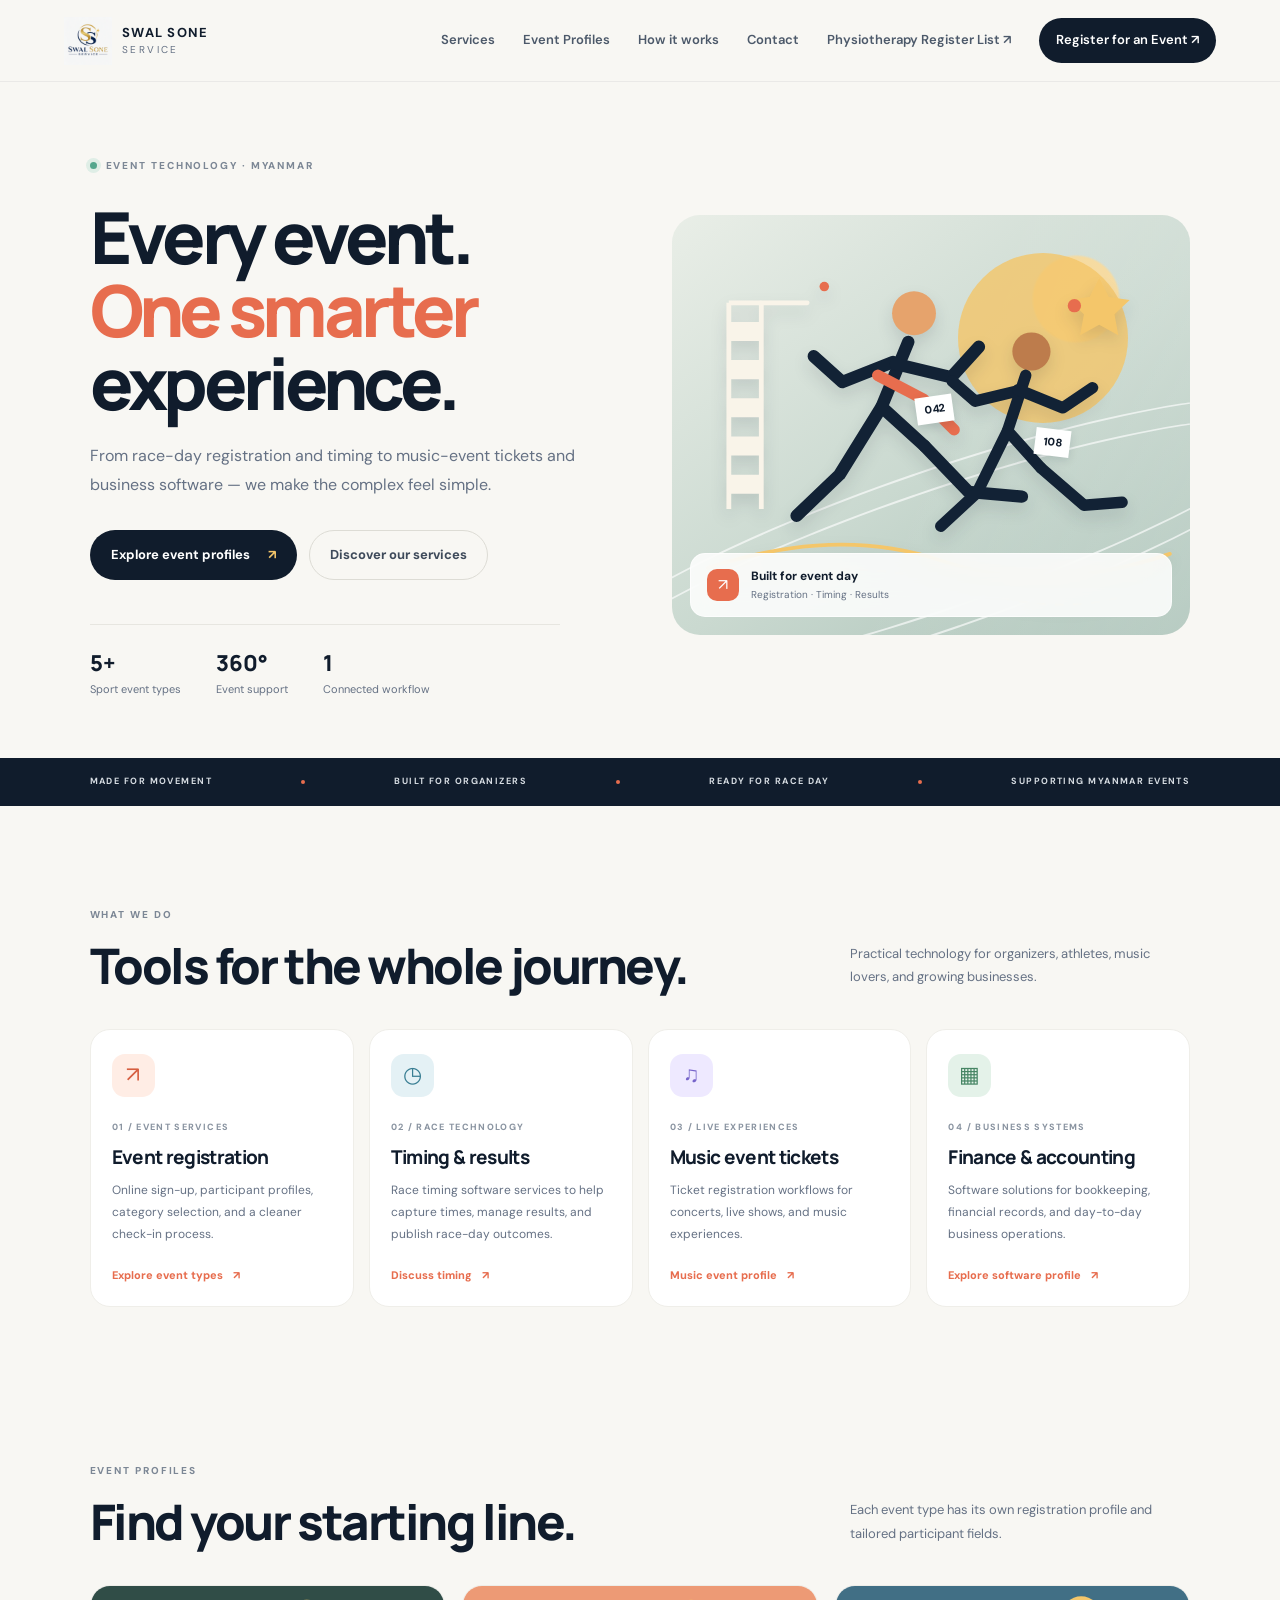
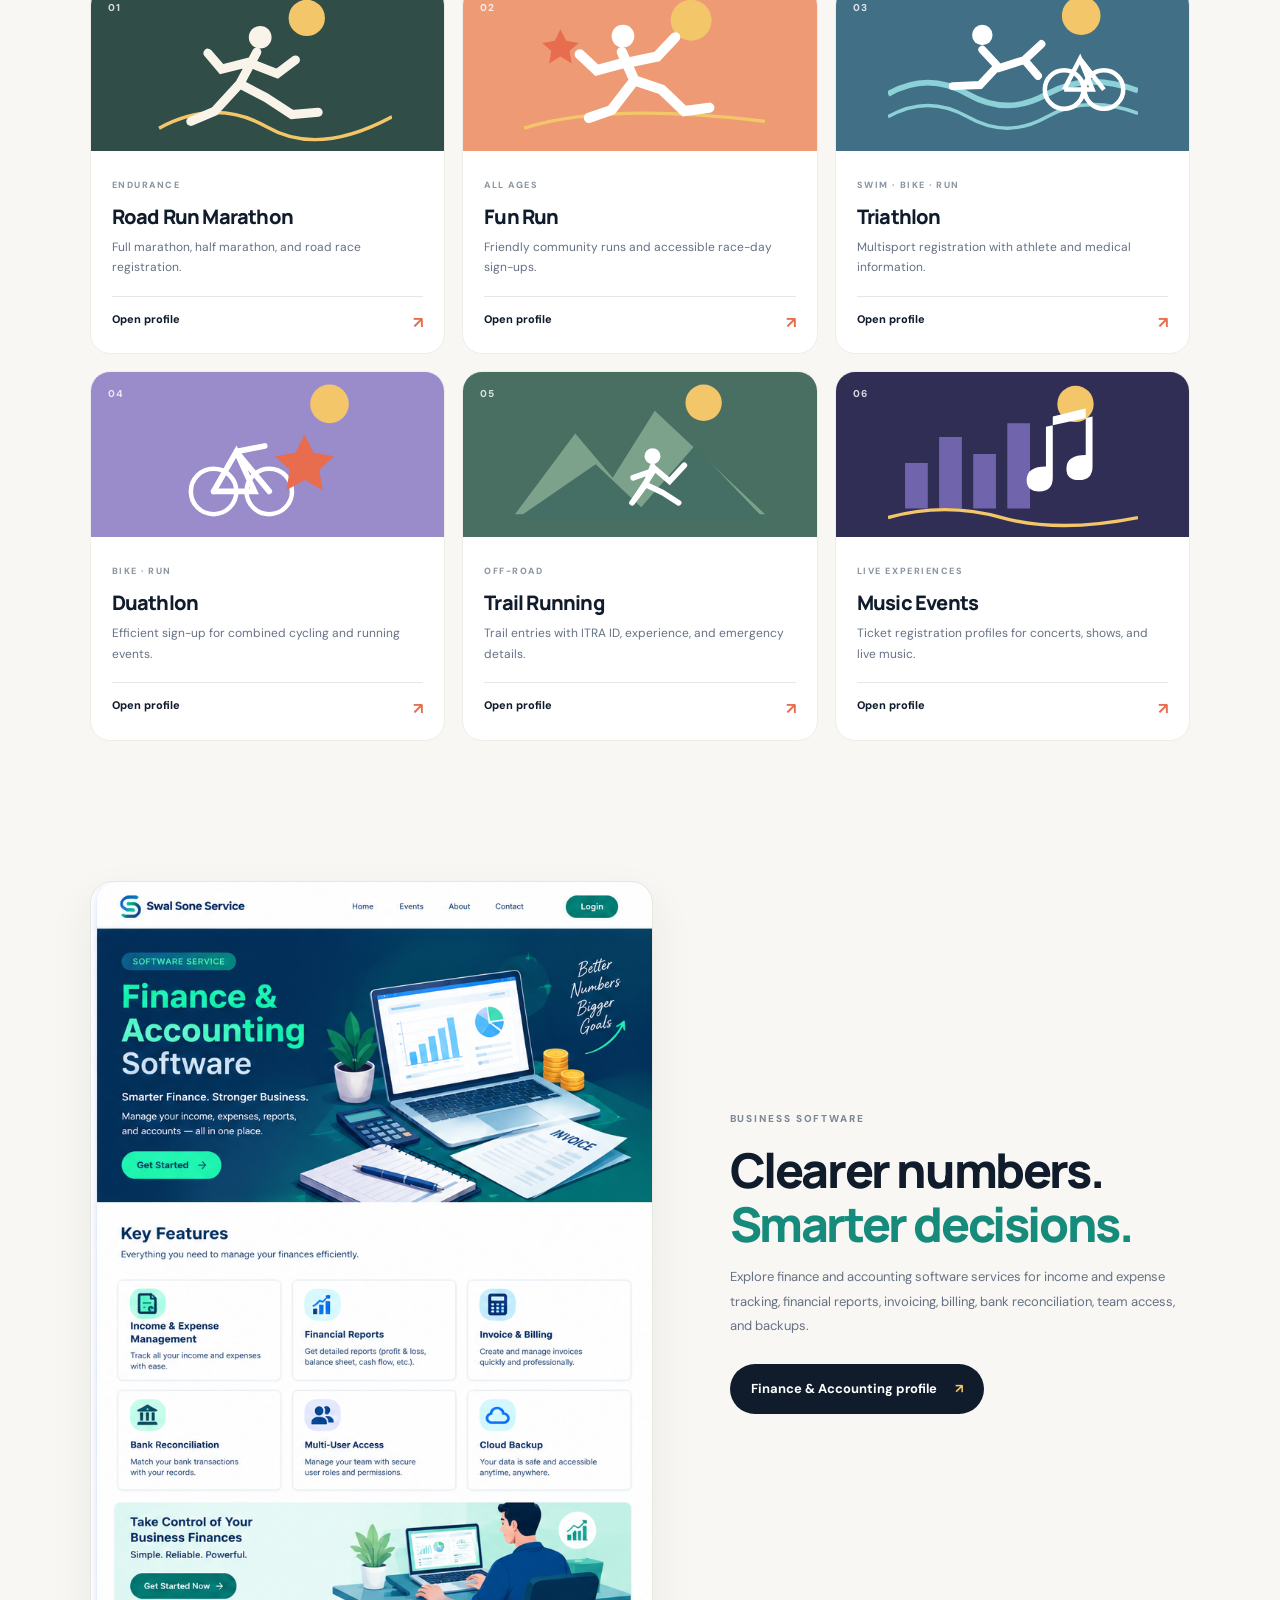
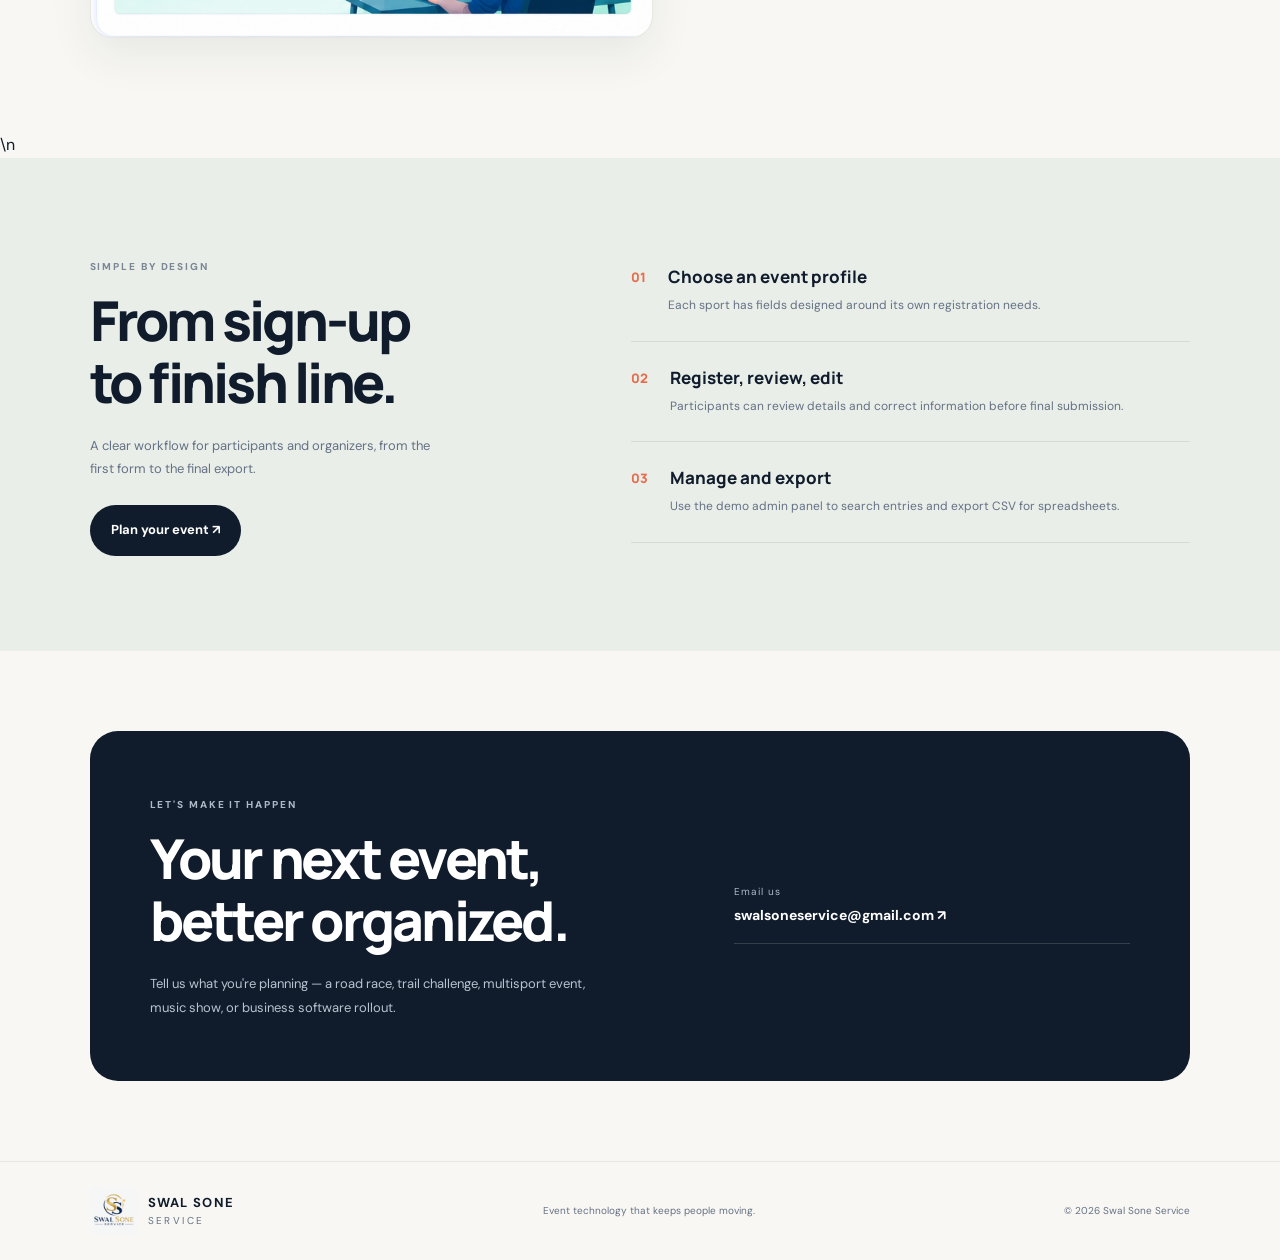
<file: index.html>
<!doctype html>
<html lang="en">
<head>
  <meta charset="utf-8">
  <meta name="viewport" content="width=device-width, initial-scale=1">
  <meta name="theme-color" content="#101c2c">
  <title>Swal Sone Service | Events, Timing & Business Software</title>
  <meta name="description" content="Event registration, race timing software services, music event ticketing, and finance & accounting software in Myanmar.">
  <link rel="stylesheet" href="styles.css">
</head>
<body>
<header class="site-header">
  <a class="brand" href="index.html" aria-label="Swal Sone Service home"><img class="site-logo" src="assets/swal-sone-logo.png" alt="Swal Sone Service Logo"><span><b>SWAL SONE</b><small>SERVICE</small></span></a>
  <button class="menu-toggle" id="menuToggle" aria-label="Open navigation">☰</button>
  <nav id="mainNav">
    <a href="#services">Services</a><a href="#events">Event Profiles</a><a href="#how">How it works</a><a href="#contact">Contact</a><a href="https://swalsoneservice-bit.github.io/Physiotherapy-Register-List/" target="_blank" rel="noopener noreferrer">Physiotherapy Register List ↗</a>
    <a class="nav-cta" href="#events">Register for an Event ↗</a>
  </nav>
</header>
<main>
<section class="hero">
  <div class="hero-copy">
    <div class="eyebrow"><span class="live-dot"></span> EVENT TECHNOLOGY · MYANMAR</div>
    <h1>Every event.<br><em>One smarter</em> experience.</h1>
    <p class="hero-lede">From race-day registration and timing to music-event tickets and business software — we make the complex feel simple.</p>
    <div class="hero-actions"><a class="btn btn-primary" href="#events">Explore event profiles <span>↗</span></a><a class="btn btn-quiet" href="#services">Discover our services</a></div>
    <div class="hero-stats"><div><b>5+</b><span>Sport event types</span></div><div><b>360°</b><span>Event support</span></div><div><b>1</b><span>Connected workflow</span></div></div>
  </div>
  <div class="hero-art" aria-label="Illustration of runners crossing a finish line">
    <div class="sun"></div><div class="track track-one"></div><div class="track track-two"></div>
    <div class="bib bib-one">042</div><div class="bib bib-two">108</div>
    <svg viewBox="0 0 540 440" role="img" aria-label="Stylized runners at a race finish" class="runner-art">
      <path d="M36 370 Q170 325 280 362 T520 355" fill="none" stroke="#f4c66a" stroke-width="4" stroke-linecap="round"/>
      <path d="M45 394 Q170 350 300 390 T510 382" fill="none" stroke="#f4c66a" stroke-width="2" stroke-dasharray="9 10"/>
      <g stroke="#122235" stroke-width="13" stroke-linecap="round" stroke-linejoin="round" fill="none">
        <circle cx="252" cy="103" r="23" fill="#e6a36c" stroke="none"/>
        <path d="M246 133 L218 201 L263 242"/>
        <path d="M230 154 L177 175 L147 148"/>
        <path d="M233 156 L291 170 L320 138"/>
        <path d="M218 201 L174 272 L129 315"/>
        <path d="M263 242 L309 290 L365 295"/>
      </g>
      <g stroke="#e76d4e" stroke-width="12" stroke-linecap="round" stroke-linejoin="round" fill="none">
        <path d="M214 168 L262 193 L294 225"/>
      </g>
      <g stroke="#122235" stroke-width="12" stroke-linecap="round" stroke-linejoin="round" fill="none">
        <circle cx="375" cy="143" r="20" fill="#bd7c4c" stroke="none"/>
        <path d="M369 168 L350 226 L385 265"/>
        <path d="M362 184 L316 195 L292 174"/>
        <path d="M361 183 L408 202 L439 181"/>
        <path d="M350 226 L318 291 L280 326"/>
        <path d="M385 265 L430 304 L470 301"/>
      </g>
      <path d="M58 92 L58 308 M92 92 L92 308 M58 92 L92 92" stroke="#f9f4e9" stroke-width="5" fill="none"/>
      <path d="M58 112 H92 V132 H58 Z M58 152 H92 V172 H58 Z M58 192 H92 V212 H58 Z M58 232 H92 V252 H58 Z M58 272 H92 V292 H58 Z" fill="#f9f4e9"/>
      <path d="M92 92 H140" stroke="#f9f4e9" stroke-width="5" stroke-linecap="round"/>
      <path d="M446 66 l10 20 22 3 -16 15 4 22 -20 -11 -20 11 4 -22 -16 -15 22 -3z" fill="#f4c66a"/>
      <circle cx="158" cy="75" r="5" fill="#e76d4e"/><circle cx="420" cy="95" r="7" fill="#e76d4e"/>
    </svg>
    <div class="art-label"><span class="label-icon">↗</span><span><b>Built for event day</b><small>Registration · Timing · Results</small></span></div>
  </div>
</section>
<section class="trust-strip"><span>MADE FOR MOVEMENT</span><i></i><span>BUILT FOR ORGANIZERS</span><i></i><span>READY FOR RACE DAY</span><i></i><span>SUPPORTING MYANMAR EVENTS</span></section>
<section class="section services-section" id="services">
  <div class="section-heading"><div><span class="eyebrow">WHAT WE DO</span><h2>Tools for the whole journey.</h2></div><p>Practical technology for organizers, athletes, music lovers, and growing businesses.</p></div>
  <div class="service-grid">
    <article class="service-card"><div class="service-icon orange">↗</div><span class="card-kicker">01 / EVENT SERVICES</span><h3>Event registration</h3><p>Online sign-up, participant profiles, category selection, and a cleaner check-in process.</p><a href="#events">Explore event types <span>↗</span></a></article>
    <article class="service-card"><div class="service-icon blue">◷</div><span class="card-kicker">02 / RACE TECHNOLOGY</span><h3>Timing & results</h3><p>Race timing software services to help capture times, manage results, and publish race-day outcomes.</p><a href="#contact">Discuss timing <span>↗</span></a></article>
    <article class="service-card"><div class="service-icon purple">♫</div><span class="card-kicker">03 / LIVE EXPERIENCES</span><h3>Music event tickets</h3><p>Ticket registration workflows for concerts, live shows, and music experiences.</p><a href="music.html">Music event profile <span>↗</span></a></article>
    <article class="service-card"><div class="service-icon green">▦</div><span class="card-kicker">04 / BUSINESS SYSTEMS</span><h3>Finance & accounting</h3><p>Software solutions for bookkeeping, financial records, and day-to-day business operations.</p><a href="finance-accounting.html">Explore software profile <span>↗</span></a></article>
  </div>
</section>
<section class="section events-section" id="events">
  <div class="section-heading"><div><span class="eyebrow">EVENT PROFILES</span><h2>Find your starting line.</h2></div><p>Each event type has its own registration profile and tailored participant fields.</p></div>
  <div class="event-grid">
    <a class="event-card marathon" href="marathon.html"><div class="event-art art-runner"><span class="art-number">01</span><svg viewBox="0 0 220 145" aria-hidden="true"><circle cx="145" cy="28" r="16" fill="#f4c66a"/><path d="M15 125 Q65 98 110 124 T220 115" fill="none" stroke="#f4c66a" stroke-width="3"/><g stroke="#f9f4e9" stroke-width="8" stroke-linecap="round" fill="none"><circle cx="104" cy="45" r="10" fill="#f9f4e9" stroke="none"/><path d="M101 58 L86 86 L109 98 M94 67 L70 73 L58 59 M96 68 L119 77 L135 65 M86 86 L64 110 L43 119 M109 98 L132 113 L155 111"/></g></svg></div><div class="event-info"><span>ENDURANCE</span><h3>Road Run Marathon</h3><p>Full marathon, half marathon, and road race registration.</p><div class="event-link">Open profile <b>↗</b></div></div></a>
    <a class="event-card funrun" href="fun-run.html"><div class="event-art"><span class="art-number">02</span><svg viewBox="0 0 220 145" aria-hidden="true"><circle cx="155" cy="30" r="18" fill="#f4c66a"/><path d="M8 125 Q80 102 220 119" fill="none" stroke="#f4c66a" stroke-width="3"/><g stroke="#fff" stroke-width="9" stroke-linecap="round" fill="none"><circle cx="95" cy="44" r="10" fill="#fff" stroke="none"/><path d="M94 58 L105 83 L129 91 M98 67 L72 74 L57 60 M101 67 L125 62 L141 45 M105 83 L85 109 L65 116 M129 91 L149 110 L171 107"/></g><path d="M40 38 l5 10 11 2 -8 7 2 11 -10 -6 -10 6 2 -11 -8 -7 11 -2z" fill="#e76d4e"/></svg></div><div class="event-info"><span>ALL AGES</span><h3>Fun Run</h3><p>Friendly community runs and accessible race-day sign-ups.</p><div class="event-link">Open profile <b>↗</b></div></div></a>
    <a class="event-card triathlon" href="triathlon.html"><div class="event-art"><span class="art-number">03</span><svg viewBox="0 0 220 145" aria-hidden="true"><circle cx="170" cy="26" r="17" fill="#f4c66a"/><path d="M0 95 Q35 75 70 95 T140 95 T220 92" fill="none" stroke="#8bd1d7" stroke-width="5"/><path d="M0 115 Q35 95 70 115 T140 115 T220 112" fill="none" stroke="#8bd1d7" stroke-width="3"/><g stroke="#fff" stroke-width="7" stroke-linecap="round" fill="none"><circle cx="83" cy="43" r="9" fill="#fff" stroke="none"/><path d="M83 56 L98 72 L120 65 L132 79 M96 71 L81 87 L57 88 M120 65 L135 51"/></g><circle cx="155" cy="91" r="17" stroke="#fff" stroke-width="4" fill="none"/><circle cx="190" cy="91" r="17" stroke="#fff" stroke-width="4" fill="none"/><path d="M155 91 L169 64 L180 91 L155 91 M169 64 L190 91" stroke="#fff" stroke-width="4" fill="none"/></svg></div><div class="event-info"><span>SWIM · BIKE · RUN</span><h3>Triathlon</h3><p>Multisport registration with athlete and medical information.</p><div class="event-link">Open profile <b>↗</b></div></div></a>
    <a class="event-card duathlon" href="duathlon.html"><div class="event-art"><span class="art-number">04</span><svg viewBox="0 0 220 145" aria-hidden="true"><circle cx="165" cy="28" r="17" fill="#f4c66a"/><circle cx="63" cy="105" r="20" stroke="#fff" stroke-width="4" fill="none"/><circle cx="112" cy="105" r="20" stroke="#fff" stroke-width="4" fill="none"/><path d="M63 105 L83 70 L99 105 L63 105 M83 70 L112 105 M83 70 L108 65" stroke="#fff" stroke-width="5" fill="none" stroke-linecap="round"/><path d="M143 55 l8 16 18 3 -13 12 3 18 -16 -9 -16 9 3 -18 -13 -12 18 -3z" fill="#e76d4e"/></svg></div><div class="event-info"><span>BIKE · RUN</span><h3>Duathlon</h3><p>Efficient sign-up for combined cycling and running events.</p><div class="event-link">Open profile <b>↗</b></div></div></a>
    <a class="event-card trail" href="trail-run.html"><div class="event-art"><span class="art-number">05</span><svg viewBox="0 0 220 145" aria-hidden="true"><circle cx="166" cy="27" r="16" fill="#f4c66a"/><path d="M0 125 L53 54 L86 93 L123 34 L220 125Z" fill="#7da28c"/><path d="M0 130 L71 81 L111 119 L158 65 L220 130Z" fill="#456f65"/><path d="M106 111 L123 85 L136 96 L149 82" stroke="#fff" stroke-width="5" fill="none" stroke-linecap="round"/><circle cx="121" cy="74" r="7" fill="#fff"/><path d="M121 83 L115 99 L130 106 M118 88 L104 93 M115 99 L103 115 M130 106 L144 115" stroke="#fff" stroke-width="5" stroke-linecap="round" fill="none"/></svg></div><div class="event-info"><span>OFF-ROAD</span><h3>Trail Running</h3><p>Trail entries with ITRA ID, experience, and emergency details.</p><div class="event-link">Open profile <b>↗</b></div></div></a>
    <a class="event-card music" href="music.html"><div class="event-art"><span class="art-number">06</span><svg viewBox="0 0 220 145" aria-hidden="true"><circle cx="165" cy="28" r="16" fill="#f4c66a"/><path d="M15 120 L15 80 L35 80 L35 120 M45 120 L45 57 L65 57 L65 120 M75 120 L75 72 L95 72 L95 120 M105 120 L105 45 L125 45 L125 120" fill="#9b8be8" opacity=".6"/><path d="M145 39 L145 93 Q145 105 133 105 Q122 105 122 95 Q122 83 139 83 L139 48 L180 39 L180 83 Q180 95 168 95 Q157 95 157 85 Q157 73 174 73 L174 32Z" fill="#fff"/><path d="M0 128 Q50 114 100 128 T220 128" fill="none" stroke="#f4c66a" stroke-width="3"/></svg></div><div class="event-info"><span>LIVE EXPERIENCES</span><h3>Music Events</h3><p>Ticket registration profiles for concerts, shows, and live music.</p><div class="event-link">Open profile <b>↗</b></div></div></a>
  </div>
</section>

<section class="section finance-feature" id="finance-software">
  <div class="finance-feature-image"><img src="assets/finance-accounting.png" alt="Finance and accounting software dashboard concept"></div>
  <div class="finance-feature-copy"><span class="eyebrow">BUSINESS SOFTWARE</span><h2>Clearer numbers.<br><em>Smarter decisions.</em></h2>
  <p>Explore finance and accounting software services for income and expense tracking, financial reports, invoicing, billing, bank reconciliation, team access, and backups.</p>
  <a class="btn btn-primary" href="finance-accounting.html">Finance & Accounting profile <span>↗</span></a></div>
</section>
\n<section class="process-section" id="how"><div class="section process-inner"><div><span class="eyebrow">SIMPLE BY DESIGN</span><h2>From sign-up<br>to finish line.</h2><p class="process-lede">A clear workflow for participants and organizers, from the first form to the final export.</p><a class="btn btn-primary" href="#contact">Plan your event ↗</a></div><div class="steps"><article><span>01</span><div><h3>Choose an event profile</h3><p>Each sport has fields designed around its own registration needs.</p></div></article><article><span>02</span><div><h3>Register, review, edit</h3><p>Participants can review details and correct information before final submission.</p></div></article><article><span>03</span><div><h3>Manage and export</h3><p>Use the demo admin panel to search entries and export CSV for spreadsheets.</p></div></article></div></div></section>
<section class="section contact-section" id="contact"><div class="contact-panel"><div><span class="eyebrow">LET'S MAKE IT HAPPEN</span><h2>Your next event,<br>better organized.</h2><p>Tell us what you're planning — a road race, trail challenge, multisport event, music show, or business software rollout.</p></div><div class="contact-links"><a href="mailto:swalsoneservice@gmail.com"><span>Email us</span><b>swalsoneservice@gmail.com ↗</b></a></div></div></section>
</main>
<footer><a class="brand footer-brand" href="index.html"><img class="site-logo" src="assets/swal-sone-logo.png" alt="Swal Sone Service Logo"><span><b>SWAL SONE</b><small>SERVICE</small></span></a><p>Event technology that keeps people moving.</p><span>© <span id="year"></span> Swal Sone Service</span></footer>
<script src="app.js"></script>
</body>
</html>
</file>
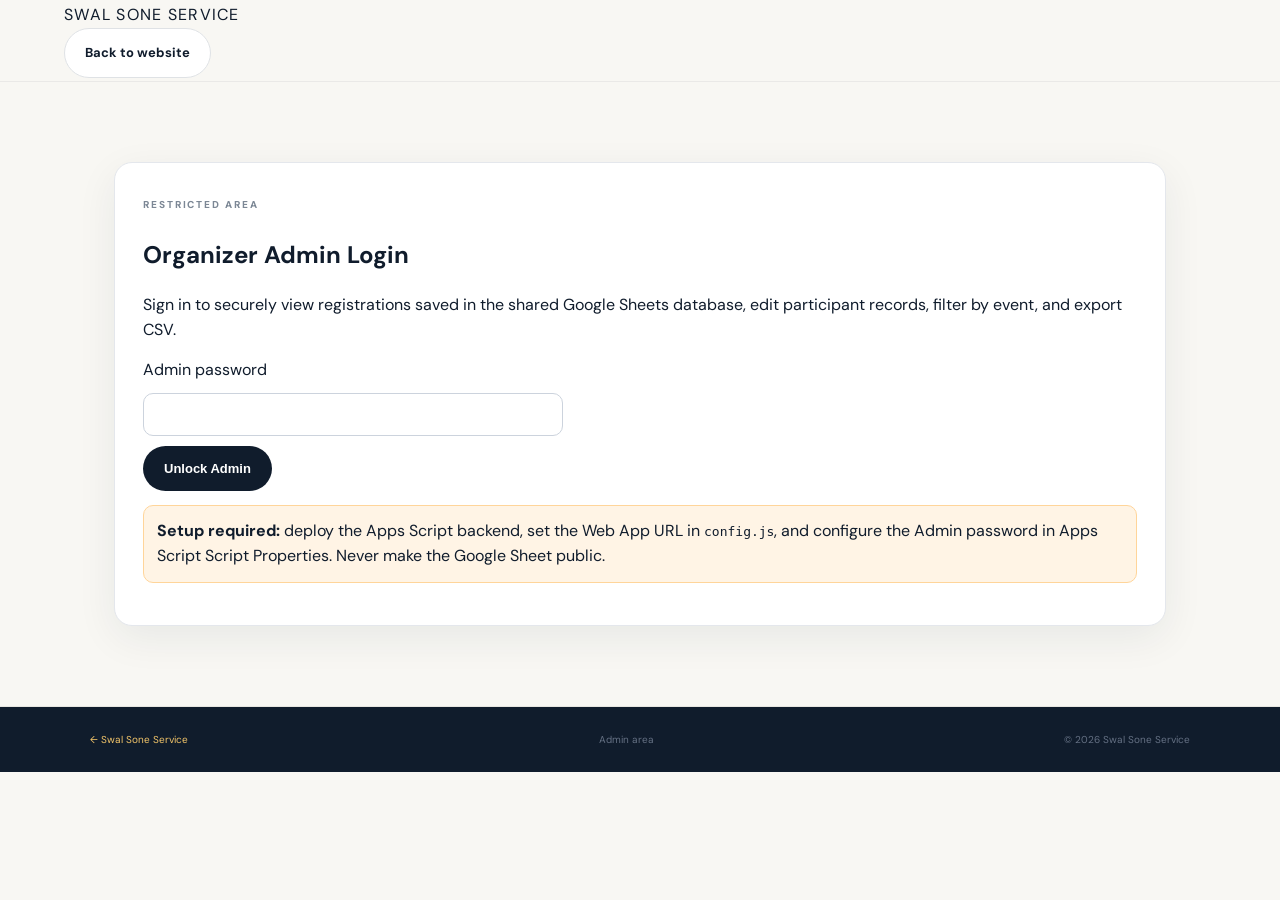
<file: admin.html>
<!doctype html>
<html lang="en"><head><meta charset="utf-8"><meta name="viewport" content="width=device-width,initial-scale=1"><title>Admin Login | Swal Sone Service</title><link rel="stylesheet" href="styles.css"><style>
.admin-wrap{max-width:1100px;margin:56px auto;padding:24px}.admin-card{background:#fff;border:1px solid #e4e7ec;border-radius:18px;padding:28px;box-shadow:0 12px 40px #15243b12}.admin-card input{width:100%;max-width:420px;padding:13px;border:1px solid #ccd3dd;border-radius:10px;margin:10px 0}.admin-table-wrap{overflow:auto;margin-top:22px}.admin-table{width:100%;border-collapse:collapse}.admin-table th,.admin-table td{padding:10px;border-bottom:1px solid #e8ebf0;text-align:left;white-space:nowrap}.edit-grid{display:grid;grid-template-columns:repeat(auto-fit,minmax(220px,1fr));gap:14px;margin:18px 0}.edit-field{display:flex;flex-direction:column;gap:6px}.edit-field input,.edit-field textarea{width:100%;padding:11px;border:1px solid #ccd3dd;border-radius:9px;box-sizing:border-box}.edit-field textarea{min-height:76px}.row-actions{display:flex;gap:8px}.row-actions button{padding:7px 10px;border-radius:8px;cursor:pointer}.warning{background:#fff4e5;border:1px solid #ffd59a;padding:13px;border-radius:10px;margin:14px 0}.stats-grid{display:grid;grid-template-columns:repeat(auto-fit,minmax(180px,1fr));gap:12px;margin:18px 0}.stat-card{border:1px solid #e4e7ec;border-radius:12px;padding:16px;background:#f8fafc}.stat-card strong{display:block;font-size:1.6rem;color:#172b4d}.capacity-grid{display:grid;grid-template-columns:repeat(auto-fit,minmax(230px,1fr));gap:12px}.capacity-item{border:1px solid #e4e7ec;border-radius:12px;padding:14px;min-width:0}.capacity-item input{width:100%;box-sizing:border-box}.breakdown{display:grid;grid-template-columns:repeat(auto-fit,minmax(220px,1fr));gap:8px}.breakdown-item{padding:10px 12px;background:#f8fafc;border-radius:8px;display:flex;justify-content:space-between;gap:12px}.hidden{display:none!important}
@media(max-width:640px){.admin-wrap{margin:20px auto;padding:12px}.admin-card{padding:16px}.admin-table{font-size:12px}.admin-card input{max-width:100%;box-sizing:border-box}.admin-wrap .btn{min-height:42px}.admin-table-wrap{margin-left:-4px;margin-right:-4px}}
</style></head><body><header class="site-header"><div class="container nav-wrap"><a class="brand" href="index.html">SWAL SONE SERVICE</a><a class="btn btn-outline" href="index.html">Back to website</a></div></header>
<main class="admin-wrap"><section class="admin-card" id="loginPanel"><span class="eyebrow">RESTRICTED AREA</span><h1>Organizer Admin Login</h1><p>Sign in to securely view registrations saved in the shared Google Sheets database, edit participant records, filter by event, and export CSV.</p><form id="loginForm"><label for="password">Admin password</label><br><input id="password" type="password" autocomplete="current-password" required><br><button class="btn btn-primary" type="submit">Unlock Admin</button><p id="loginError" role="alert" class="hidden">Incorrect password. Please try again.</p></form><div class="warning"><b>Setup required:</b> deploy the Apps Script backend, set the Web App URL in <code>config.js</code>, and configure the Admin password in Apps Script Script Properties. Never make the Google Sheet public.</div></section>
<section class="admin-card hidden" id="dashboard"><div style="display:flex;gap:12px;align-items:center;justify-content:space-between;flex-wrap:wrap"><div><span class="eyebrow">ORGANIZER REVIEW</span><h1>Registration Records</h1><p id="recordCount">0 registrations</p></div><div><label for="eventFilter">Event</label> <select id="eventFilter" style="padding:10px;border-radius:8px"><option value="all">All events</option></select> <input id="searchRecords" placeholder="Search name, ID, phone…" style="padding:10px;border-radius:8px;width:210px" aria-label="Search registrations"> <button class="btn btn-primary" id="exportCsv" type="button">Export Excel / CSV ↓</button> <button class="btn btn-outline" id="logout" type="button">Lock Admin</button></div></div><section class="stats-grid" aria-label="Registration overview"><div class="stat-card"><span>Total registrations</span><strong id="statTotal">0</strong></div><div class="stat-card"><span>Events with registrations</span><strong id="statEvents">0</strong></div><div class="stat-card"><span>Categories represented</span><strong id="statCategories">0</strong></div></section><section class="admin-card" id="capacityPanel" style="margin-top:18px"><span class="eyebrow">ADMIN EVENT SETTINGS</span><h2>Registration capacity by event</h2><p>Set each event limit independently. Use 0 for unlimited registrations. A warning appears publicly when an event reaches 90% of its limit.</p><div id="capacityGrid" class="capacity-grid"></div><p id="capacityStatus" role="status" aria-live="polite"></p><p id="capacityCount" class="hint"></p></section><section class="admin-card" style="margin-top:18px"><span class="eyebrow">REPORTS</span><h2>Registration breakdown</h2><h3>By event</h3><div id="eventBreakdown" class="breakdown"></div><h3>By event and category</h3><div id="categoryBreakdown" class="breakdown"></div></section><section class="admin-card hidden" id="editorPanel" style="margin-top:20px"><div style="display:flex;justify-content:space-between;gap:12px;align-items:center;flex-wrap:wrap"><div><span class="eyebrow">EDIT REGISTRATION</span><h2 id="editorTitle">Edit participant data</h2><p id="editorSubtitle">Update the fields and save your changes.</p></div></div><form id="editRecordForm"><div class="edit-grid" id="editFields"></div><p id="editStatus" role="status"></p><button class="btn btn-primary" type="submit">Save Changes</button> <button class="btn btn-outline" id="cancelEdit" type="button">Cancel</button></form></section><div class="admin-table-wrap"><table class="admin-table"><thead><tr><th>Event</th><th>Registration ID</th><th>Full name</th><th>Student</th><th>NRC / Passport</th><th>Category / Ticket</th><th>Mobile</th><th>Registered</th><th>Actions</th></tr></thead><tbody id="adminRows"></tbody></table></div><p id="emptyState" class="hidden">No registrations found in this browser.</p><div class="warning">Privacy note: restrict access to the spreadsheet and Apps Script project. Collect only necessary personal data and review local privacy requirements.</div></section></main>
<footer class="site-footer-mini"><a href="index.html">← Swal Sone Service</a><span>Admin area</span><span>© <span id="year"></span> Swal Sone Service</span></footer>
<script src="app.js"></script><script src="config.js"></script><script src="admin.js"></script></body></html>
</file>
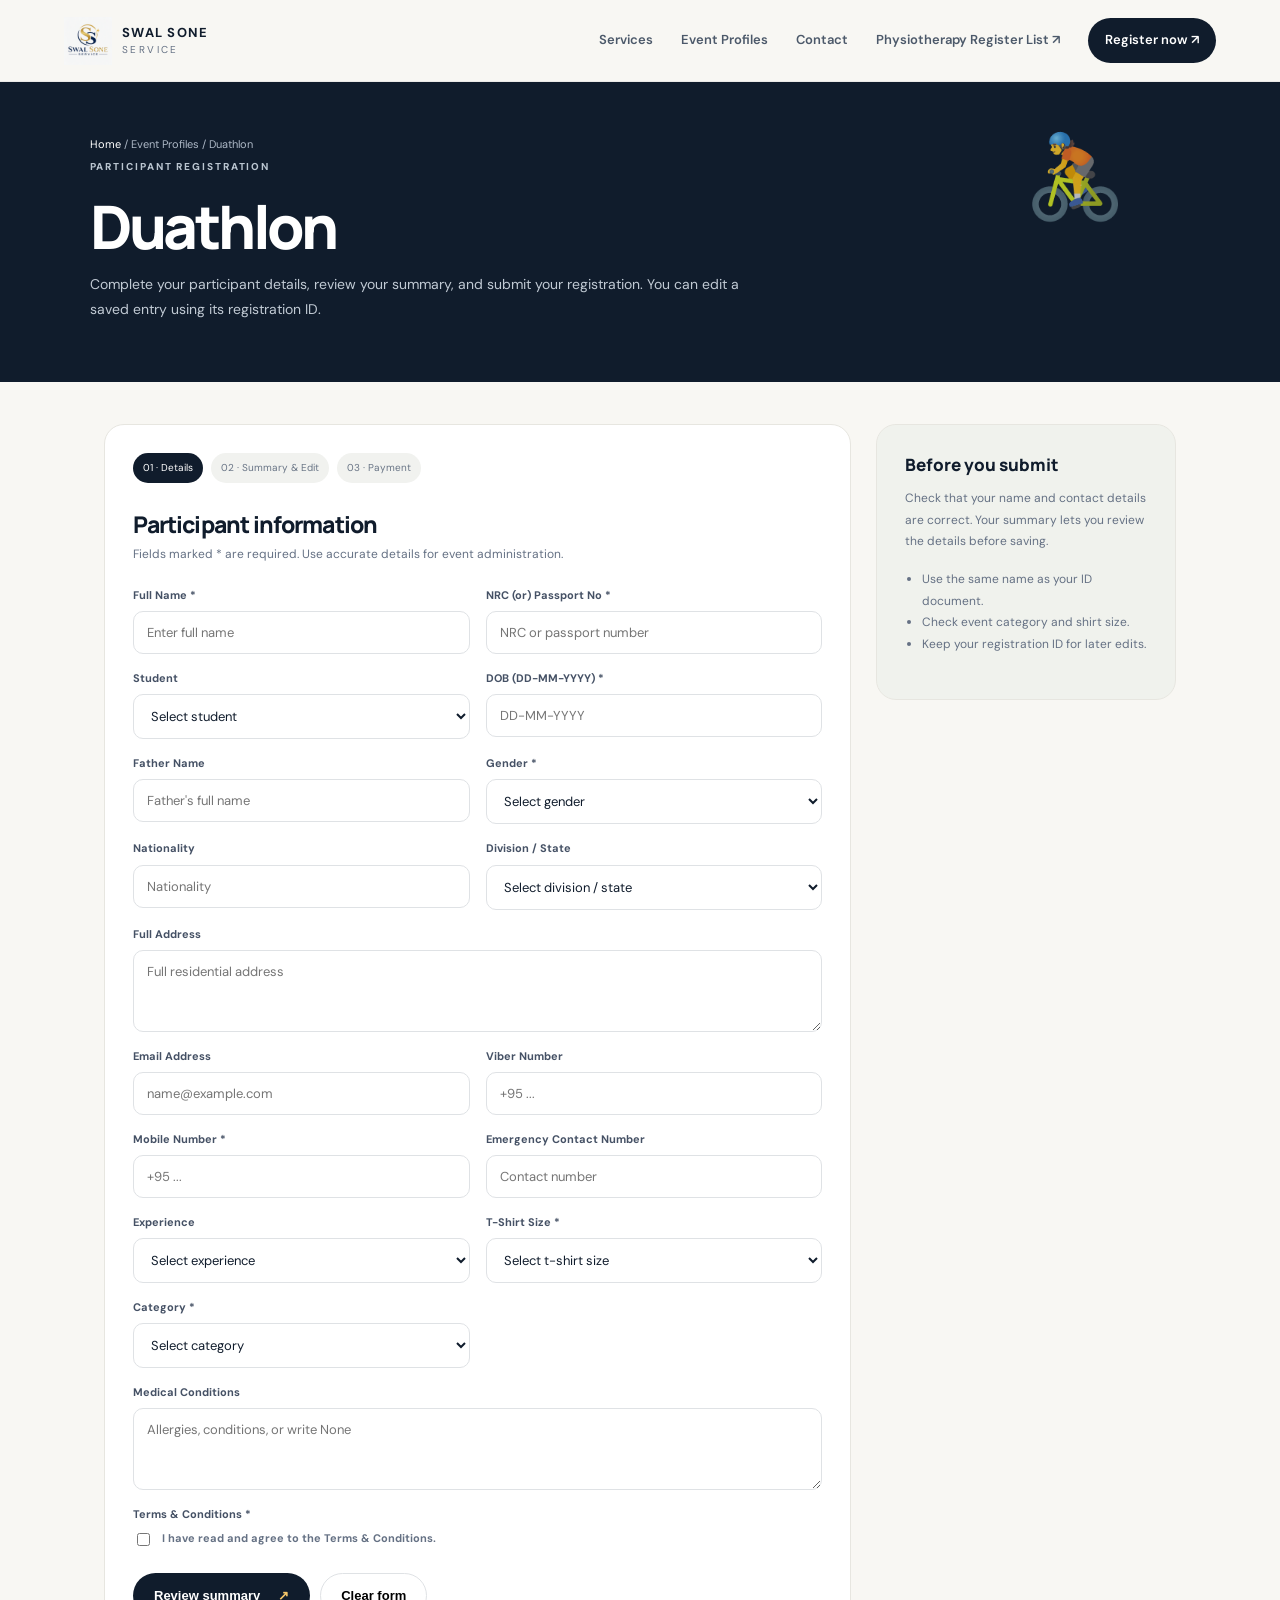
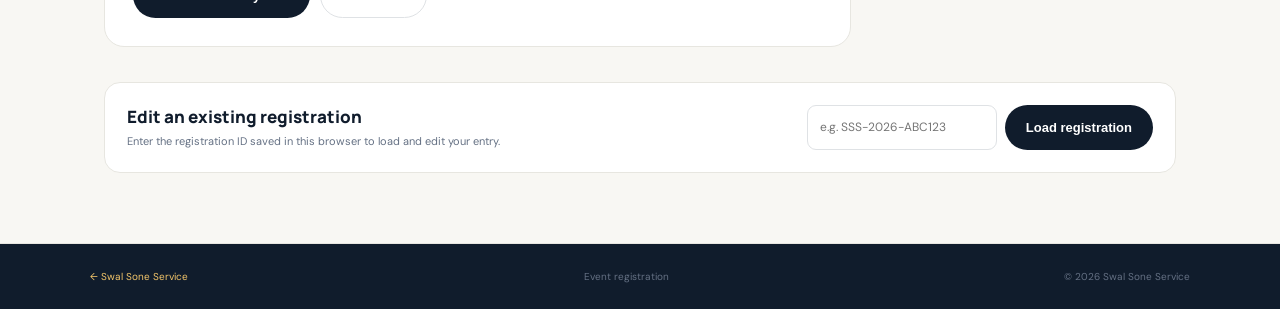
<file: duathlon.html>
<!doctype html>
<html lang="en">
<head><meta charset="utf-8"><meta name="viewport" content="width=device-width, initial-scale=1"><meta name="theme-color" content="#101c2c"><title>Duathlon | Swal Sone Service</title><link rel="stylesheet" href="styles.css"></head>
<body data-event="duathlon" data-event-name="Duathlon">
<header class="site-header"><a class="brand" href="index.html"><img class="site-logo" src="assets/swal-sone-logo.png" alt="Swal Sone Service Logo"><span><b>SWAL SONE</b><small>SERVICE</small></span></a><button class="menu-toggle" id="menuToggle" aria-label="Open navigation">☰</button><nav id="mainNav"><a href="index.html#services">Services</a><a href="index.html#events">Event Profiles</a><a href="index.html#contact">Contact</a><a href="https://swalsoneservice-bit.github.io/Physiotherapy-Register-List/" target="_blank" rel="noopener noreferrer">Physiotherapy Register List ↗</a><a class="nav-cta" href="#formSection">Register now ↗</a></nav></header>
<section class="subpage-hero"><div class="hero-mini-art">🚴</div><div class="crumbs"><a href="index.html">Home</a> / Event Profiles / Duathlon</div><span class="eyebrow">PARTICIPANT REGISTRATION</span><h1>Duathlon</h1><p>Complete your participant details, review your summary, and submit your registration. You can edit a saved entry using its registration ID.</p></section>
<div class="registration-wrap">
<section class="form-panel" id="formSection">
<div class="stepper"><span class="active">01 · Details</span><span>02 · Summary & Edit</span><span>03 · Payment</span></div>
<h2>Participant information</h2><p class="hint">Fields marked * are required. Use accurate details for event administration.</p>
<div id="formStatus" class="status-message hidden" role="status"></div>
<form id="registrationForm" novalidate><input type="hidden" name="recordId" id="recordId"><div class="form-grid"><div class="field"><label for="fullName">Full Name *</label><input id="fullName" name="fullName" type="text" placeholder="Enter full name" required></div><div class="field"><label for="identity">NRC (or) Passport No *</label><input id="identity" name="identity" type="text" placeholder="NRC or passport number" required></div><div class="field"><label for="student">Student</label><select id="student" name="student" ><option value="">Select student</option><option value="Yes">Yes</option><option value="No">No</option></select></div><div class="field"><label for="dob">DOB (DD-MM-YYYY) *</label><input id="dob" name="dob" type="text" placeholder="DD-MM-YYYY" required></div><div class="field"><label for="fatherName">Father Name</label><input id="fatherName" name="fatherName" type="text" placeholder="Father's full name" ></div><div class="field"><label for="gender">Gender *</label><select id="gender" name="gender" required><option value="">Select gender</option><option value="Male">Male</option><option value="Female">Female</option><option value="Other">Other</option><option value="Prefer not to say">Prefer not to say</option></select></div><div class="field"><label for="nationality">Nationality</label><input id="nationality" name="nationality" type="text" placeholder="Nationality" ></div><div class="field"><label for="division">Division / State</label><select id="division" name="division" ><option value="">Select division / state</option><option value="Ayeyarwady">Ayeyarwady</option><option value="Bago">Bago</option><option value="Chin">Chin</option><option value="Kachin">Kachin</option><option value="Kayah">Kayah</option><option value="Kayin">Kayin</option><option value="Magway">Magway</option><option value="Mandalay">Mandalay</option><option value="Mon">Mon</option><option value="Naypyidaw">Naypyidaw</option><option value="Rakhine">Rakhine</option><option value="Sagaing">Sagaing</option><option value="Shan">Shan</option><option value="Tanintharyi">Tanintharyi</option><option value="Yangon">Yangon</option><option value="Other">Other</option></select></div><div class="field full"><label for="address">Full Address</label><textarea id="address" name="address" placeholder="Full residential address" ></textarea></div><div class="field"><label for="email">Email Address</label><input id="email" name="email" type="email" placeholder="name@example.com" ></div><div class="field"><label for="viber">Viber Number</label><input id="viber" name="viber" type="tel" placeholder="+95 ..." ></div><div class="field"><label for="mobile">Mobile Number *</label><input id="mobile" name="mobile" type="tel" placeholder="+95 ..." required></div><div class="field"><label for="emergency">Emergency Contact Number</label><input id="emergency" name="emergency" type="tel" placeholder="Contact number" ></div><div class="field"><label for="experience">Experience</label><select id="experience" name="experience" ><option value="">Select experience</option><option value="First event">First event</option><option value="Beginner">Beginner</option><option value="Intermediate">Intermediate</option><option value="Experienced">Experienced</option><option value="Elite">Elite</option></select></div><div class="field"><label for="tshirt">T-Shirt Size *</label><select id="tshirt" name="tshirt" required><option value="">Select t-shirt size</option><option value="XS">XS</option><option value="S">S</option><option value="M">M</option><option value="L">L</option><option value="XL">XL</option><option value="2XL">2XL</option><option value="3XL">3XL</option></select></div><div class="field"><label for="category">Category *</label><select id="category" name="category" required><option value="">Select category</option><option value="5 KM">5 KM</option><option value="10 KM">10 KM</option><option value="21 KM / Half Marathon">21 KM / Half Marathon</option><option value="42 KM / Full Marathon">42 KM / Full Marathon</option><option value="Age Group">Age Group</option><option value="Open">Open</option><option value="Other">Other</option></select></div><div class="field full"><label for="medical">Medical Conditions</label><textarea id="medical" name="medical" placeholder="Allergies, conditions, or write None" ></textarea></div><div class="field full"><label for="terms">Terms & Conditions *</label><label class="checkline"><input id="terms" name="terms" type="checkbox" required> I have read and agree to the Terms & Conditions.</label></div></div><div class="form-actions"><button class="btn btn-primary" type="submit">Review summary <span>↗</span></button><button class="btn btn-outline" type="reset">Clear form</button></div></form>
</section>
<aside class="side-panel"><h3>Before you submit</h3><p>Check that your name and contact details are correct. Your summary lets you review the details before saving.</p><ul><li>Use the same name as your ID document.</li><li>Check event category and shirt size.</li><li>Keep your registration ID for later edits.</li></ul></aside>
<section class="form-panel hidden" id="summarySection"><div class="stepper"><span>01 · Details</span><span class="active">02 · Summary & Edit</span><span>03 · Payment</span></div><h2>Review your details</h2><p class="hint">Found something wrong? Choose Edit Info before confirming.</p><div class="summary-list" id="summaryGrid"></div><div class="form-actions"><button class="btn btn-outline" type="button" id="editInfo">← Edit info</button><button class="btn btn-primary" type="button" id="confirmSubmit">Confirm & save ↗</button><button class="btn btn-outline" type="button" id="cancelSummary">Back</button></div><div class="notice">Payment integration is not connected yet. </div></section>
</div>
<section class="registration-lookup"><div class="lookup-box"><div><h3>Edit an existing registration</h3><p>Enter the registration ID saved in this browser to load and edit your entry.</p></div><div class="lookup-controls"><input id="lookupId" placeholder="e.g. SSS-2026-ABC123" aria-label="Registration ID"><button class="btn btn-primary" id="loadRecord" type="button">Load registration</button></div></div><div id="savedPanel" class="lookup-box hidden" style="margin-top:14px"><div><h3>Registration saved</h3><p>Your registration ID: <b id="savedId"></b></p></div><button class="btn btn-outline" id="newRegistration" type="button">New registration</button></div></section>
<footer class="site-footer-mini"><a href="index.html">← Swal Sone Service</a><span>Event registration</span><span>© <span id="year"></span> Swal Sone Service</span></footer>
<script src="app.js"></script><script src="config.js"></script>
<script src="register.js"></script></body></html>
</file>
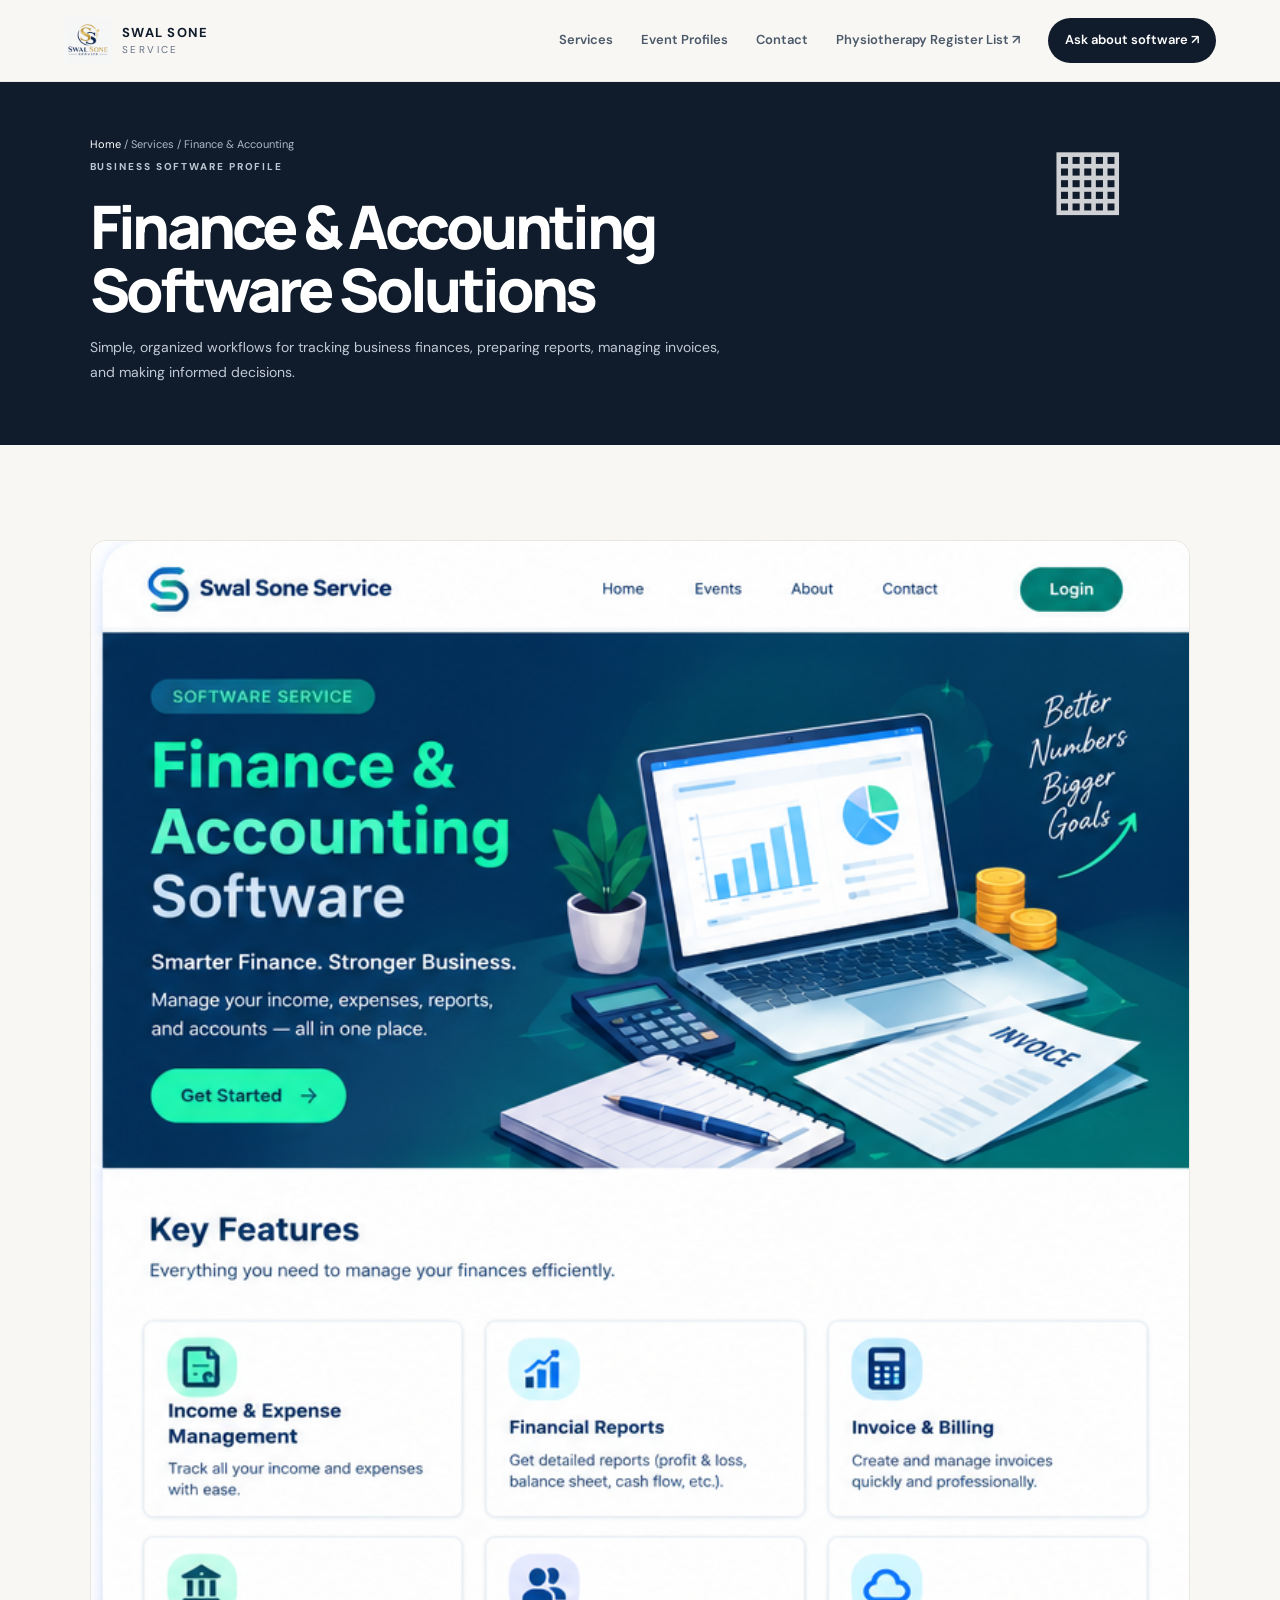
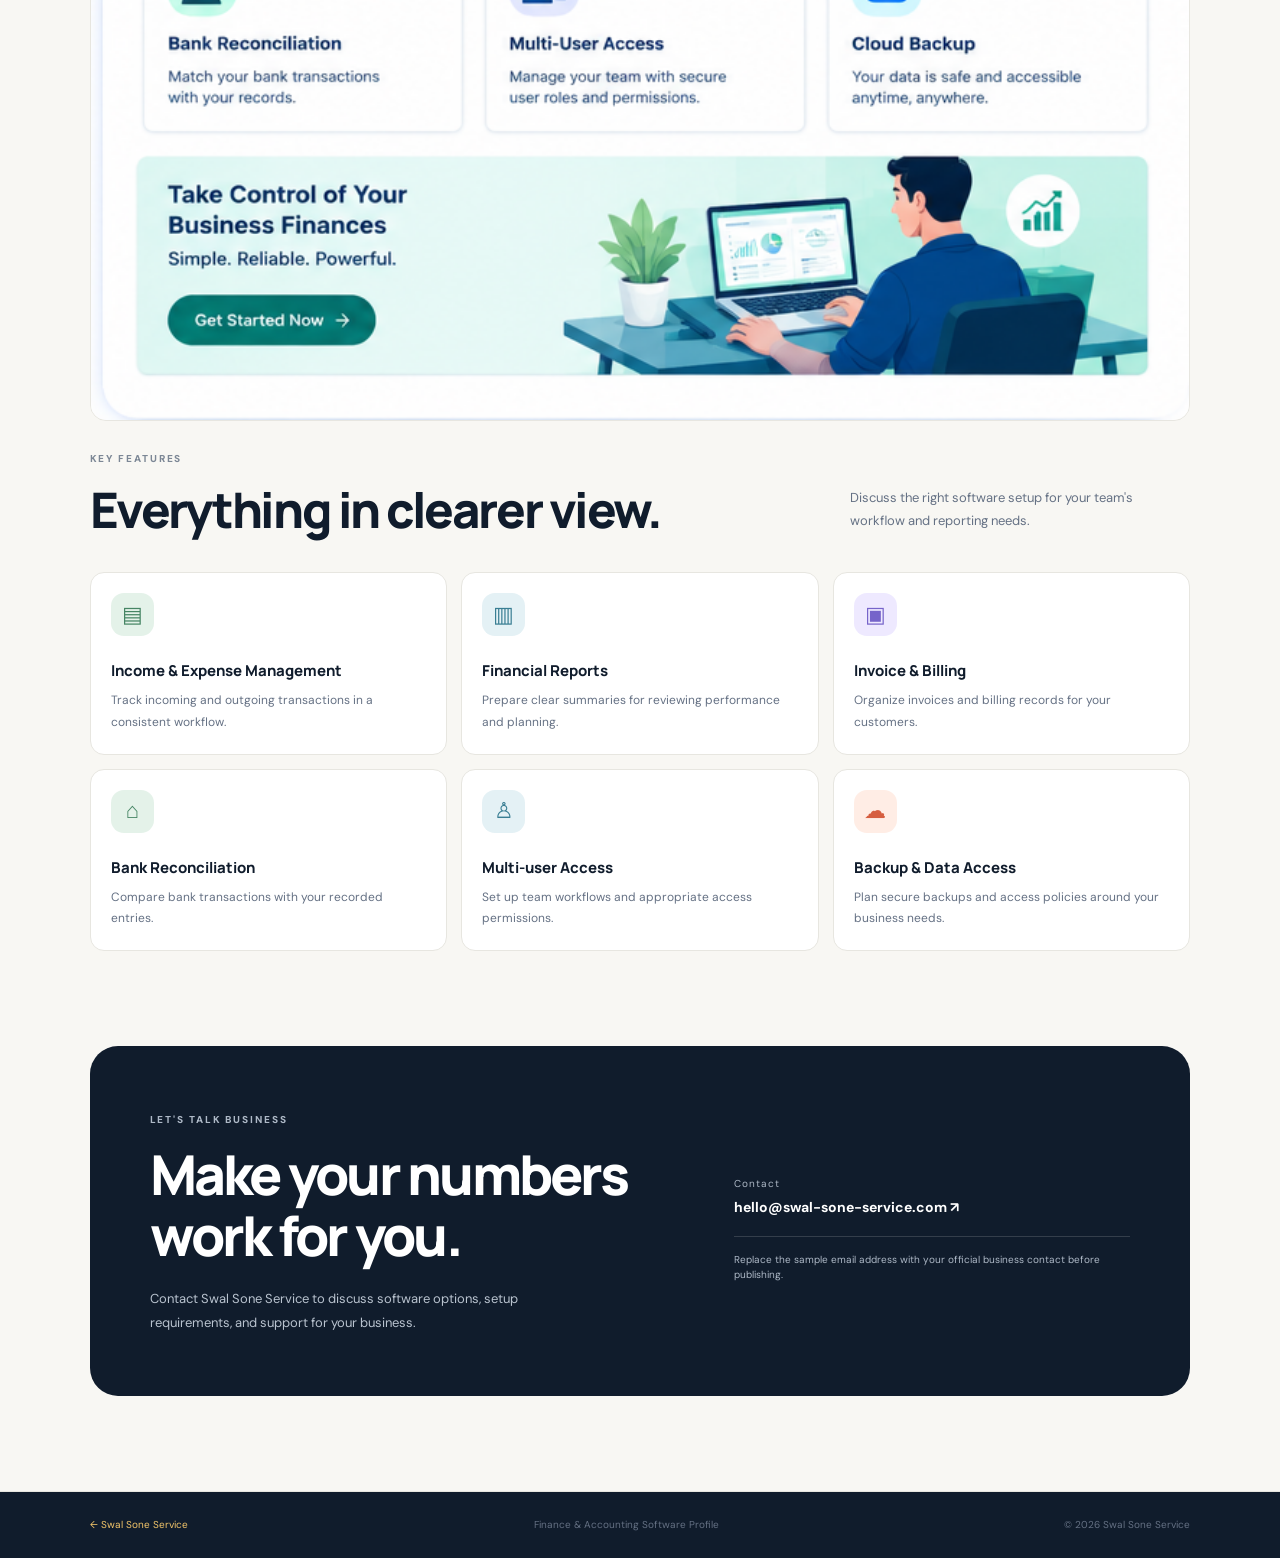
<file: finance-accounting.html>
<!doctype html>
<html lang="en">
<head><meta charset="utf-8"><meta name="viewport" content="width=device-width, initial-scale=1"><meta name="theme-color" content="#101c2c">
<title>Finance & Accounting Software | Swal Sone Service</title><meta name="description" content="Finance and accounting software services for growing businesses."><link rel="stylesheet" href="styles.css"></head>
<body>
<header class="site-header"><a class="brand" href="index.html"><img class="site-logo" src="assets/swal-sone-logo.png" alt="Swal Sone Service Logo"><span><b>SWAL SONE</b><small>SERVICE</small></span></a><button class="menu-toggle" id="menuToggle" aria-label="Open navigation">☰</button><nav id="mainNav"><a href="index.html#services">Services</a><a href="index.html#events">Event Profiles</a><a href="index.html#contact">Contact</a><a href="https://swalsoneservice-bit.github.io/Physiotherapy-Register-List/" target="_blank" rel="noopener noreferrer">Physiotherapy Register List ↗</a><a class="nav-cta" href="#contact-finance">Ask about software ↗</a></nav></header>
<section class="subpage-hero"><div class="hero-mini-art">▦</div><div class="crumbs"><a href="index.html">Home</a> / Services / Finance & Accounting</div><span class="eyebrow">BUSINESS SOFTWARE PROFILE</span><h1>Finance & Accounting<br>Software Solutions</h1><p>Simple, organized workflows for tracking business finances, preparing reports, managing invoices, and making informed decisions.</p></section>
<section class="section">
<img class="profile-artwork" src="assets/finance-accounting.png" alt="Finance and accounting software dashboard concept">
<div class="section-heading"><div><span class="eyebrow">KEY FEATURES</span><h2>Everything in clearer view.</h2></div><p>Discuss the right software setup for your team's workflow and reporting needs.</p></div>
<div class="finance-service-grid">
<article><div class="service-icon green">▤</div><h3>Income & Expense Management</h3><p>Track incoming and outgoing transactions in a consistent workflow.</p></article>
<article><div class="service-icon blue">▥</div><h3>Financial Reports</h3><p>Prepare clear summaries for reviewing performance and planning.</p></article>
<article><div class="service-icon purple">▣</div><h3>Invoice & Billing</h3><p>Organize invoices and billing records for your customers.</p></article>
<article><div class="service-icon green">⌂</div><h3>Bank Reconciliation</h3><p>Compare bank transactions with your recorded entries.</p></article>
<article><div class="service-icon blue">♙</div><h3>Multi-user Access</h3><p>Set up team workflows and appropriate access permissions.</p></article>
<article><div class="service-icon orange">☁</div><h3>Backup & Data Access</h3><p>Plan secure backups and access policies around your business needs.</p></article>
</div>
</section>
<section class="section" id="contact-finance" style="padding-top:0"><div class="contact-panel"><div><span class="eyebrow">LET'S TALK BUSINESS</span><h2>Make your numbers<br>work for you.</h2><p>Contact Swal Sone Service to discuss software options, setup requirements, and support for your business.</p></div><div class="contact-links"><a href="mailto:hello@swal-sone-service.com"><span>Contact</span><b>hello@swal-sone-service.com ↗</b></a><small>Replace the sample email address with your official business contact before publishing.</small></div></div></section>
<footer class="site-footer-mini"><a href="index.html">← Swal Sone Service</a><span>Finance & Accounting Software Profile</span><span>© <span id="year"></span> Swal Sone Service</span></footer>
<script src="app.js"></script></body></html>
</file>
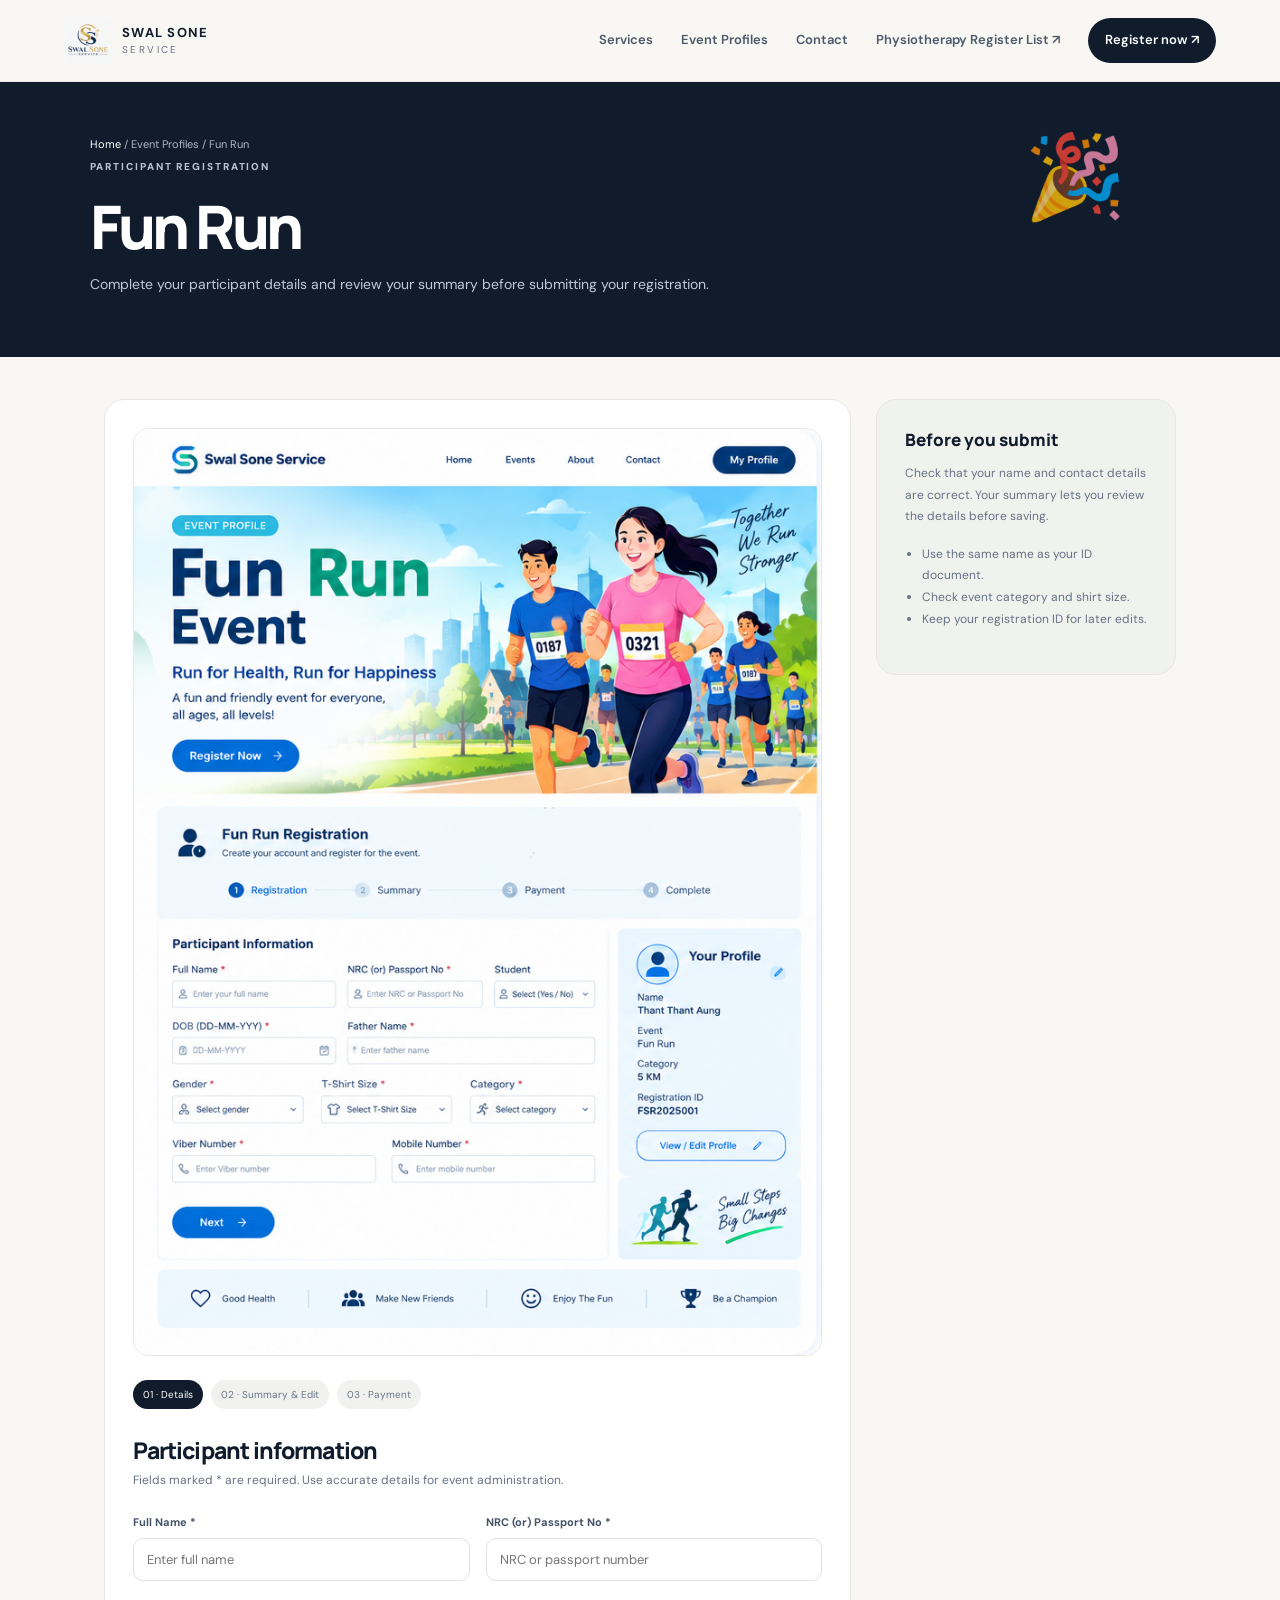
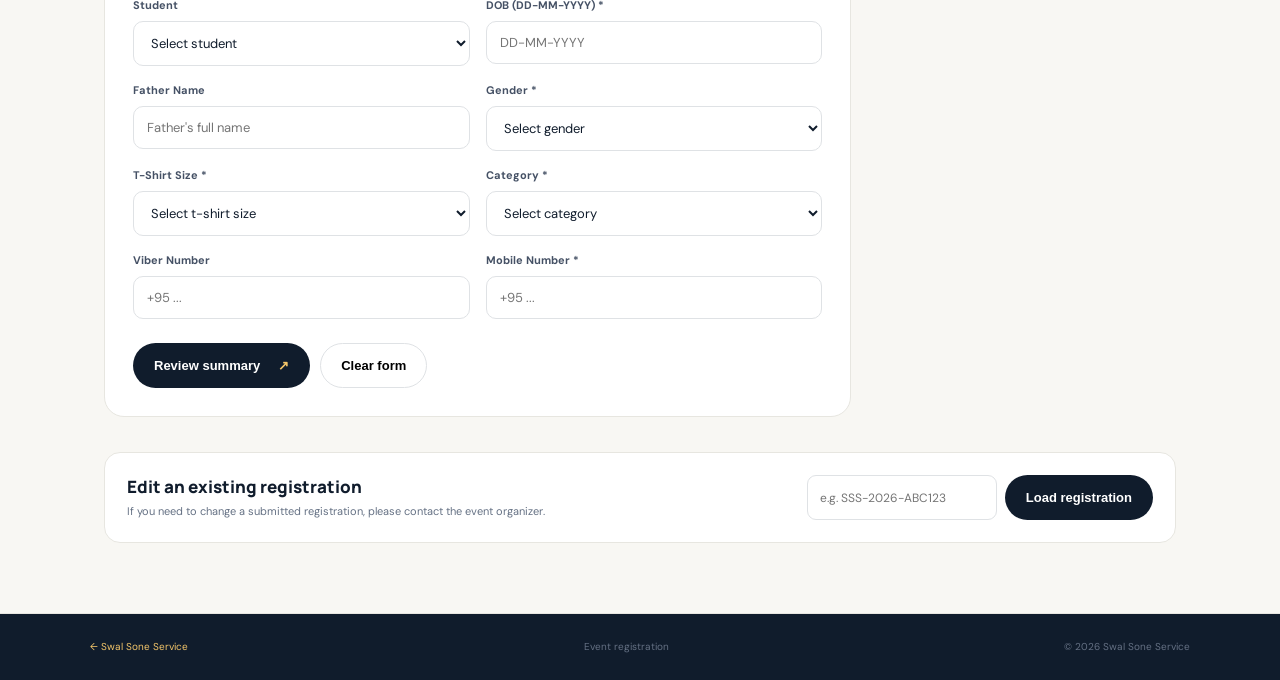
<file: fun-run.html>
<!doctype html>
<html lang="en">
<head><meta charset="utf-8"><meta name="viewport" content="width=device-width, initial-scale=1"><meta name="theme-color" content="#101c2c"><title>Fun Run | Swal Sone Service</title><link rel="stylesheet" href="styles.css"></head>
<body data-event="fun-run" data-event-name="Fun Run">
<header class="site-header"><a class="brand" href="index.html"><img class="site-logo" src="assets/swal-sone-logo.png" alt="Swal Sone Service Logo"><span><b>SWAL SONE</b><small>SERVICE</small></span></a><button class="menu-toggle" id="menuToggle" aria-label="Open navigation">☰</button><nav id="mainNav"><a href="index.html#services">Services</a><a href="index.html#events">Event Profiles</a><a href="index.html#contact">Contact</a><a href="https://swalsoneservice-bit.github.io/Physiotherapy-Register-List/" target="_blank" rel="noopener noreferrer">Physiotherapy Register List ↗</a><a class="nav-cta" href="#formSection">Register now ↗</a></nav></header>
<section class="subpage-hero"><div class="hero-mini-art">🎉</div><div class="crumbs"><a href="index.html">Home</a> / Event Profiles / Fun Run</div><span class="eyebrow">PARTICIPANT REGISTRATION</span><h1>Fun Run</h1><p>Complete your participant details and review your summary before submitting your registration.</p></section>
<div class="registration-wrap">
<section class="form-panel" id="formSection"><img class="profile-artwork" src="assets/fun-run-profile.png" alt="Fun Run participant registration profile illustration">
<div class="stepper"><span class="active">01 · Details</span><span>02 · Summary & Edit</span><span>03 · Payment</span></div>
<h2>Participant information</h2><p class="hint">Fields marked * are required. Use accurate details for event administration.</p>
<div id="formStatus" class="status-message hidden" role="status" aria-live="polite"></div><p id="capacityStatus" class="hint" role="status" aria-live="polite"></p>
<form id="registrationForm" novalidate><input type="hidden" name="recordId" id="recordId"><div class="form-grid"><div class="field"><label for="fullName">Full Name *</label><input id="fullName" name="fullName" type="text" placeholder="Enter full name" required></div><div class="field"><label for="identity">NRC (or) Passport No *</label><input id="identity" name="identity" type="text" placeholder="NRC or passport number" required></div><div class="field"><label for="student">Student</label><select id="student" name="student" ><option value="">Select student</option><option value="Yes">Yes</option><option value="No">No</option></select></div><div class="field"><label for="dob">DOB (DD-MM-YYYY) *</label><input id="dob" name="dob" type="text" placeholder="DD-MM-YYYY" required></div><div class="field"><label for="fatherName">Father Name</label><input id="fatherName" name="fatherName" type="text" placeholder="Father's full name" ></div><div class="field"><label for="gender">Gender *</label><select id="gender" name="gender" required><option value="">Select gender</option><option value="Male">Male</option><option value="Female">Female</option><option value="Other">Other</option><option value="Prefer not to say">Prefer not to say</option></select></div><div class="field"><label for="tshirt">T-Shirt Size *</label><select id="tshirt" name="tshirt" required><option value="">Select t-shirt size</option><option value="XS">XS</option><option value="S">S</option><option value="M">M</option><option value="L">L</option><option value="XL">XL</option><option value="2XL">2XL</option><option value="3XL">3XL</option></select></div><div class="field"><label for="category">Category *</label><select id="category" name="category" required><option value="">Select category</option><option value="3 KM">3 KM</option><option value="5 KM">5 KM</option><option value="8 KM">8 KM</option><option value="9 KM">9 KM</option><option value="10 KM">10 KM</option><option value="13 KM">13 KM</option><option value="16 KM">16 KM</option><option value="21 KM">21 KM</option><option value="30 KM">30 KM</option><option value="42 KM">42 KM</option><option value="50 KM">50 KM</option><option value="70 KM">70 KM</option><option value="100 KM">100 KM</option></select></div><div class="field"><label for="viber">Viber Number</label><input id="viber" name="viber" type="tel" placeholder="+95 ..." ></div><div class="field"><label for="mobile">Mobile Number *</label><input id="mobile" name="mobile" type="tel" placeholder="+95 ..." required></div></div><div class="form-actions"><button class="btn btn-primary" type="submit">Review summary <span>↗</span></button><button class="btn btn-outline" type="reset">Clear form</button></div></form>
</section>
<aside class="side-panel"><h3>Before you submit</h3><p>Check that your name and contact details are correct. Your summary lets you review the details before saving.</p><ul><li>Use the same name as your ID document.</li><li>Check event category and shirt size.</li><li>Keep your registration ID for later edits.</li></ul></aside>
<section class="form-panel hidden" id="summarySection"><div class="stepper"><span>01 · Details</span><span class="active">02 · Summary & Edit</span><span>03 · Payment</span></div><h2>Review your details</h2><p id="submitStatus" class="status-message hidden" role="status" aria-live="polite"></p><p class="hint">Found something wrong? Choose Edit Info before confirming.</p><div class="summary-list" id="summaryGrid"></div><div class="form-actions"><button class="btn btn-outline" type="button" id="editInfo">← Edit info</button><button class="btn btn-primary" type="button" id="confirmSubmit">Confirm & save ↗</button><button class="btn btn-outline" type="button" id="cancelSummary">Back</button></div></section>
</div>
<section class="registration-lookup"><div class="lookup-box"><div><h3>Edit an existing registration</h3><p>If you need to change a submitted registration, please contact the event organizer.</p></div><div class="lookup-controls"><input id="lookupId" placeholder="e.g. SSS-2026-ABC123" aria-label="Registration ID"><button class="btn btn-primary" id="loadRecord" type="button">Load registration</button></div></div><div id="savedPanel" class="lookup-box hidden" style="margin-top:14px"><div><h3>Registration saved</h3><p>Your registration ID: <b id="savedId"></b></p></div><button class="btn btn-outline" id="newRegistration" type="button">New registration</button></div></section>
<footer class="site-footer-mini"><a href="index.html">← Swal Sone Service</a><span>Event registration</span><span>© <span id="year"></span> Swal Sone Service</span></footer>
<script src="app.js"></script><script src="config.js"></script>
<script src="register.js"></script></body></html>
</file>
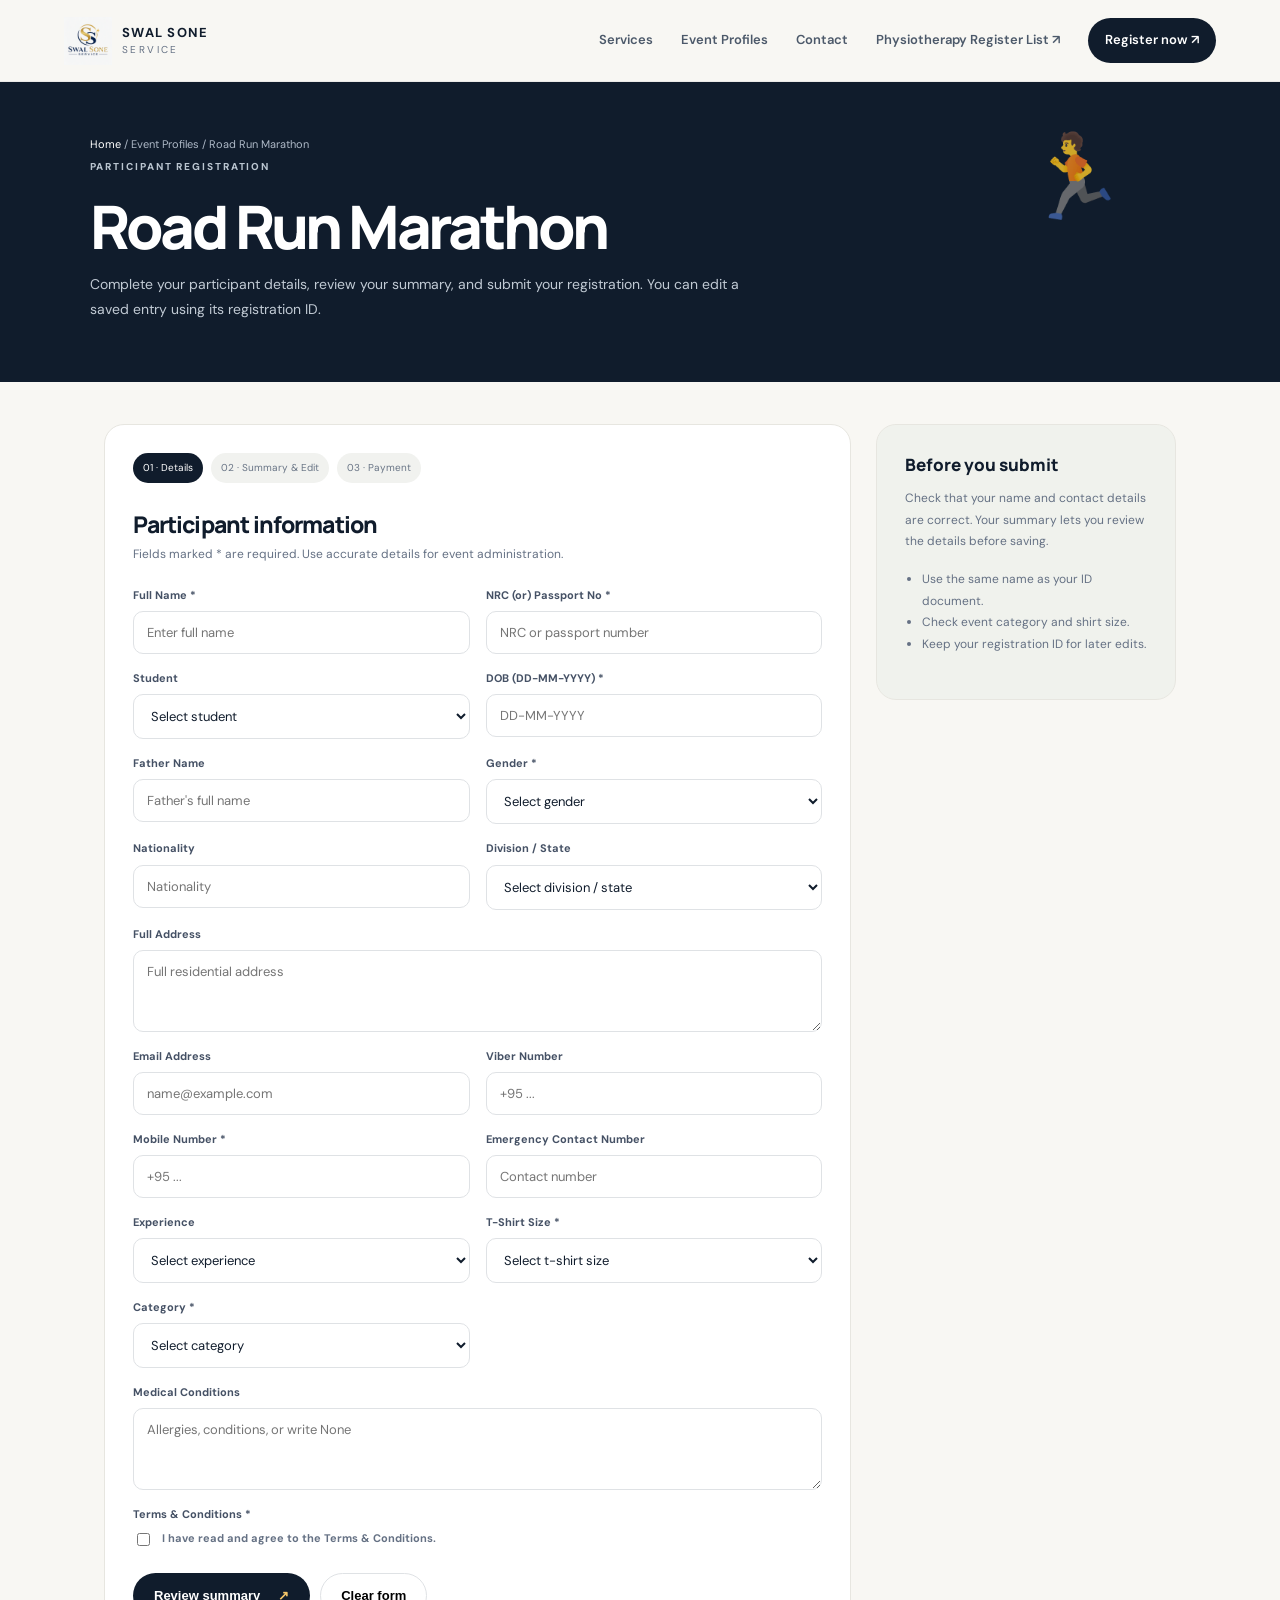
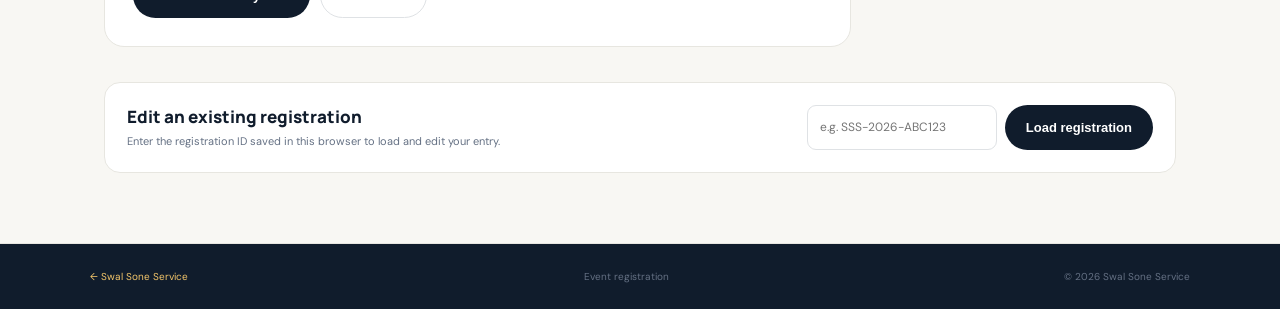
<file: marathon.html>
<!doctype html>
<html lang="en">
<head><meta charset="utf-8"><meta name="viewport" content="width=device-width, initial-scale=1"><meta name="theme-color" content="#101c2c"><title>Road Run Marathon | Swal Sone Service</title><link rel="stylesheet" href="styles.css"></head>
<body data-event="marathon" data-event-name="Road Run Marathon">
<header class="site-header"><a class="brand" href="index.html"><img class="site-logo" src="assets/swal-sone-logo.png" alt="Swal Sone Service Logo"><span><b>SWAL SONE</b><small>SERVICE</small></span></a><button class="menu-toggle" id="menuToggle" aria-label="Open navigation">☰</button><nav id="mainNav"><a href="index.html#services">Services</a><a href="index.html#events">Event Profiles</a><a href="index.html#contact">Contact</a><a href="https://swalsoneservice-bit.github.io/Physiotherapy-Register-List/" target="_blank" rel="noopener noreferrer">Physiotherapy Register List ↗</a><a class="nav-cta" href="#formSection">Register now ↗</a></nav></header>
<section class="subpage-hero"><div class="hero-mini-art">🏃</div><div class="crumbs"><a href="index.html">Home</a> / Event Profiles / Road Run Marathon</div><span class="eyebrow">PARTICIPANT REGISTRATION</span><h1>Road Run Marathon</h1><p>Complete your participant details, review your summary, and submit your registration. You can edit a saved entry using its registration ID.</p></section>
<div class="registration-wrap">
<section class="form-panel" id="formSection">
<div class="stepper"><span class="active">01 · Details</span><span>02 · Summary & Edit</span><span>03 · Payment</span></div>
<h2>Participant information</h2><p class="hint">Fields marked * are required. Use accurate details for event administration.</p>
<div id="formStatus" class="status-message hidden" role="status"></div>
<form id="registrationForm" novalidate><input type="hidden" name="recordId" id="recordId"><div class="form-grid"><div class="field"><label for="fullName">Full Name *</label><input id="fullName" name="fullName" type="text" placeholder="Enter full name" required></div><div class="field"><label for="identity">NRC (or) Passport No *</label><input id="identity" name="identity" type="text" placeholder="NRC or passport number" required></div><div class="field"><label for="student">Student</label><select id="student" name="student" ><option value="">Select student</option><option value="Yes">Yes</option><option value="No">No</option></select></div><div class="field"><label for="dob">DOB (DD-MM-YYYY) *</label><input id="dob" name="dob" type="text" placeholder="DD-MM-YYYY" required></div><div class="field"><label for="fatherName">Father Name</label><input id="fatherName" name="fatherName" type="text" placeholder="Father's full name" ></div><div class="field"><label for="gender">Gender *</label><select id="gender" name="gender" required><option value="">Select gender</option><option value="Male">Male</option><option value="Female">Female</option><option value="Other">Other</option><option value="Prefer not to say">Prefer not to say</option></select></div><div class="field"><label for="nationality">Nationality</label><input id="nationality" name="nationality" type="text" placeholder="Nationality" ></div><div class="field"><label for="division">Division / State</label><select id="division" name="division" ><option value="">Select division / state</option><option value="Ayeyarwady">Ayeyarwady</option><option value="Bago">Bago</option><option value="Chin">Chin</option><option value="Kachin">Kachin</option><option value="Kayah">Kayah</option><option value="Kayin">Kayin</option><option value="Magway">Magway</option><option value="Mandalay">Mandalay</option><option value="Mon">Mon</option><option value="Naypyidaw">Naypyidaw</option><option value="Rakhine">Rakhine</option><option value="Sagaing">Sagaing</option><option value="Shan">Shan</option><option value="Tanintharyi">Tanintharyi</option><option value="Yangon">Yangon</option><option value="Other">Other</option></select></div><div class="field full"><label for="address">Full Address</label><textarea id="address" name="address" placeholder="Full residential address" ></textarea></div><div class="field"><label for="email">Email Address</label><input id="email" name="email" type="email" placeholder="name@example.com" ></div><div class="field"><label for="viber">Viber Number</label><input id="viber" name="viber" type="tel" placeholder="+95 ..." ></div><div class="field"><label for="mobile">Mobile Number *</label><input id="mobile" name="mobile" type="tel" placeholder="+95 ..." required></div><div class="field"><label for="emergency">Emergency Contact Number</label><input id="emergency" name="emergency" type="tel" placeholder="Contact number" ></div><div class="field"><label for="experience">Experience</label><select id="experience" name="experience" ><option value="">Select experience</option><option value="First event">First event</option><option value="Beginner">Beginner</option><option value="Intermediate">Intermediate</option><option value="Experienced">Experienced</option><option value="Elite">Elite</option></select></div><div class="field"><label for="tshirt">T-Shirt Size *</label><select id="tshirt" name="tshirt" required><option value="">Select t-shirt size</option><option value="XS">XS</option><option value="S">S</option><option value="M">M</option><option value="L">L</option><option value="XL">XL</option><option value="2XL">2XL</option><option value="3XL">3XL</option></select></div><div class="field"><label for="category">Category *</label><select id="category" name="category" required><option value="">Select category</option><option value="5 KM">5 KM</option><option value="10 KM">10 KM</option><option value="21 KM / Half Marathon">21 KM / Half Marathon</option><option value="42 KM / Full Marathon">42 KM / Full Marathon</option><option value="Age Group">Age Group</option><option value="Open">Open</option><option value="Other">Other</option></select></div><div class="field full"><label for="medical">Medical Conditions</label><textarea id="medical" name="medical" placeholder="Allergies, conditions, or write None" ></textarea></div><div class="field full"><label for="terms">Terms & Conditions *</label><label class="checkline"><input id="terms" name="terms" type="checkbox" required> I have read and agree to the Terms & Conditions.</label></div></div><div class="form-actions"><button class="btn btn-primary" type="submit">Review summary <span>↗</span></button><button class="btn btn-outline" type="reset">Clear form</button></div></form>
</section>
<aside class="side-panel"><h3>Before you submit</h3><p>Check that your name and contact details are correct. Your summary lets you review the details before saving.</p><ul><li>Use the same name as your ID document.</li><li>Check event category and shirt size.</li><li>Keep your registration ID for later edits.</li></ul></aside>
<section class="form-panel hidden" id="summarySection"><div class="stepper"><span>01 · Details</span><span class="active">02 · Summary & Edit</span><span>03 · Payment</span></div><h2>Review your details</h2><p class="hint">Found something wrong? Choose Edit Info before confirming.</p><div class="summary-list" id="summaryGrid"></div><div class="form-actions"><button class="btn btn-outline" type="button" id="editInfo">← Edit info</button><button class="btn btn-primary" type="button" id="confirmSubmit">Confirm & save ↗</button><button class="btn btn-outline" type="button" id="cancelSummary">Back</button></div><div class="notice">Payment integration is not connected yet. </div></section>
</div>
<section class="registration-lookup"><div class="lookup-box"><div><h3>Edit an existing registration</h3><p>Enter the registration ID saved in this browser to load and edit your entry.</p></div><div class="lookup-controls"><input id="lookupId" placeholder="e.g. SSS-2026-ABC123" aria-label="Registration ID"><button class="btn btn-primary" id="loadRecord" type="button">Load registration</button></div></div><div id="savedPanel" class="lookup-box hidden" style="margin-top:14px"><div><h3>Registration saved</h3><p>Your registration ID: <b id="savedId"></b></p></div><button class="btn btn-outline" id="newRegistration" type="button">New registration</button></div></section>
<footer class="site-footer-mini"><a href="index.html">← Swal Sone Service</a><span>Event registration</span><span>© <span id="year"></span> Swal Sone Service</span></footer>
<script src="app.js"></script><script src="config.js"></script>
<script src="register.js"></script></body></html>
</file>
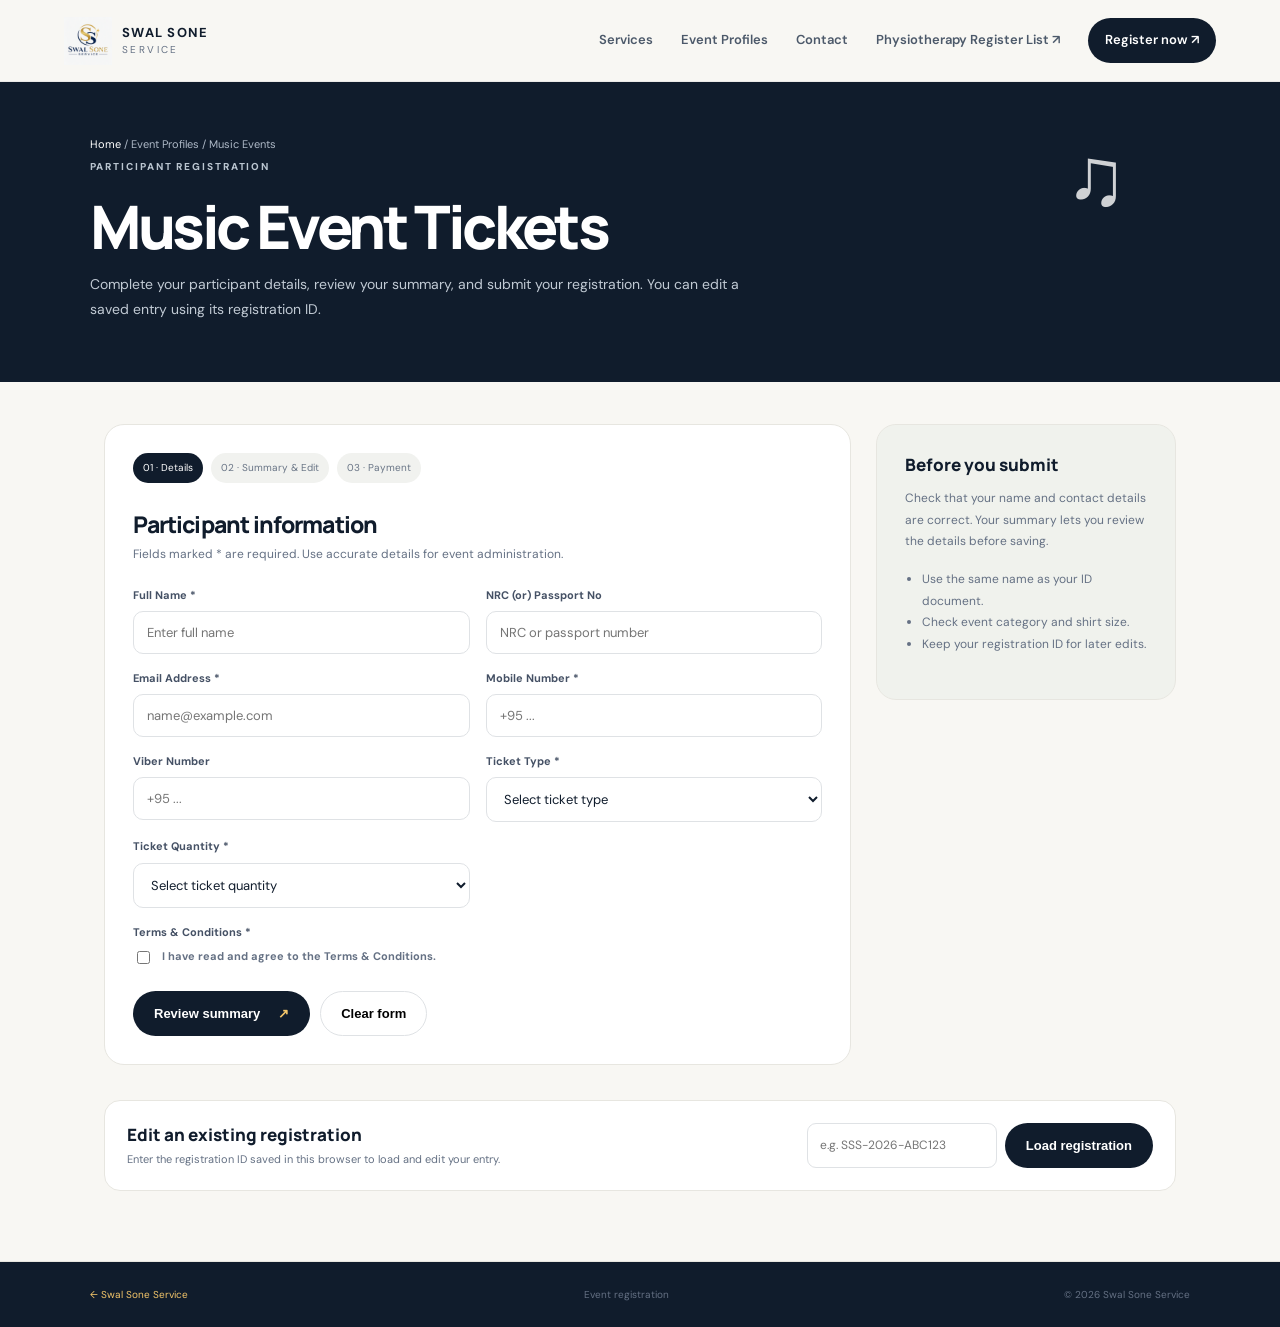
<file: music.html>
<!doctype html>
<html lang="en">
<head><meta charset="utf-8"><meta name="viewport" content="width=device-width, initial-scale=1"><meta name="theme-color" content="#101c2c"><title>Music Events | Swal Sone Service</title><link rel="stylesheet" href="styles.css"></head>
<body data-event="music" data-event-name="Music Events">
<header class="site-header"><a class="brand" href="index.html"><img class="site-logo" src="assets/swal-sone-logo.png" alt="Swal Sone Service Logo"><span><b>SWAL SONE</b><small>SERVICE</small></span></a><button class="menu-toggle" id="menuToggle" aria-label="Open navigation">☰</button><nav id="mainNav"><a href="index.html#services">Services</a><a href="index.html#events">Event Profiles</a><a href="index.html#contact">Contact</a><a href="https://swalsoneservice-bit.github.io/Physiotherapy-Register-List/" target="_blank" rel="noopener noreferrer">Physiotherapy Register List ↗</a><a class="nav-cta" href="#formSection">Register now ↗</a></nav></header>
<section class="subpage-hero"><div class="hero-mini-art">♫</div><div class="crumbs"><a href="index.html">Home</a> / Event Profiles / Music Events</div><span class="eyebrow">PARTICIPANT REGISTRATION</span><h1>Music Event Tickets</h1><p>Complete your participant details, review your summary, and submit your registration. You can edit a saved entry using its registration ID.</p></section>
<div class="registration-wrap">
<section class="form-panel" id="formSection">
<div class="stepper"><span class="active">01 · Details</span><span>02 · Summary & Edit</span><span>03 · Payment</span></div>
<h2>Participant information</h2><p class="hint">Fields marked * are required. Use accurate details for event administration.</p>
<div id="formStatus" class="status-message hidden" role="status"></div>
<form id="registrationForm" novalidate><input type="hidden" name="recordId" id="recordId"><div class="form-grid"><div class="field"><label for="fullName">Full Name *</label><input id="fullName" name="fullName" type="text" placeholder="Enter full name" required></div><div class="field"><label for="identity">NRC (or) Passport No</label><input id="identity" name="identity" type="text" placeholder="NRC or passport number" ></div><div class="field"><label for="email">Email Address *</label><input id="email" name="email" type="email" placeholder="name@example.com" required></div><div class="field"><label for="mobile">Mobile Number *</label><input id="mobile" name="mobile" type="tel" placeholder="+95 ..." required></div><div class="field"><label for="viber">Viber Number</label><input id="viber" name="viber" type="tel" placeholder="+95 ..." ></div><div class="field"><label for="musicTicket">Ticket Type *</label><select id="musicTicket" name="musicTicket" required><option value="">Select ticket type</option><option value="General Admission">General Admission</option><option value="VIP">VIP</option><option value="Early Bird">Early Bird</option><option value="Student">Student</option><option value="Other">Other</option></select></div><div class="field"><label for="quantity">Ticket Quantity *</label><select id="quantity" name="quantity" required><option value="">Select ticket quantity</option><option value="1">1</option><option value="2">2</option><option value="3">3</option><option value="4">4</option><option value="5">5</option><option value="6">6</option><option value="7">7</option><option value="8">8</option><option value="9">9</option><option value="10">10</option></select></div><div class="field full"><label for="terms">Terms & Conditions *</label><label class="checkline"><input id="terms" name="terms" type="checkbox" required> I have read and agree to the Terms & Conditions.</label></div></div><div class="form-actions"><button class="btn btn-primary" type="submit">Review summary <span>↗</span></button><button class="btn btn-outline" type="reset">Clear form</button></div></form>
</section>
<aside class="side-panel"><h3>Before you submit</h3><p>Check that your name and contact details are correct. Your summary lets you review the details before saving.</p><ul><li>Use the same name as your ID document.</li><li>Check event category and shirt size.</li><li>Keep your registration ID for later edits.</li></ul></aside>
<section class="form-panel hidden" id="summarySection"><div class="stepper"><span>01 · Details</span><span class="active">02 · Summary & Edit</span><span>03 · Payment</span></div><h2>Review your details</h2><p class="hint">Found something wrong? Choose Edit Info before confirming.</p><div class="summary-list" id="summaryGrid"></div><div class="form-actions"><button class="btn btn-outline" type="button" id="editInfo">← Edit info</button><button class="btn btn-primary" type="button" id="confirmSubmit">Confirm & save ↗</button><button class="btn btn-outline" type="button" id="cancelSummary">Back</button></div><div class="notice">Payment integration is not connected yet. </div></section>
</div>
<section class="registration-lookup"><div class="lookup-box"><div><h3>Edit an existing registration</h3><p>Enter the registration ID saved in this browser to load and edit your entry.</p></div><div class="lookup-controls"><input id="lookupId" placeholder="e.g. SSS-2026-ABC123" aria-label="Registration ID"><button class="btn btn-primary" id="loadRecord" type="button">Load registration</button></div></div><div id="savedPanel" class="lookup-box hidden" style="margin-top:14px"><div><h3>Registration saved</h3><p>Your registration ID: <b id="savedId"></b></p></div><button class="btn btn-outline" id="newRegistration" type="button">New registration</button></div></section>
<footer class="site-footer-mini"><a href="index.html">← Swal Sone Service</a><span>Event registration</span><span>© <span id="year"></span> Swal Sone Service</span></footer>
<script src="app.js"></script><script src="config.js"></script>
<script src="register.js"></script></body></html>
</file>
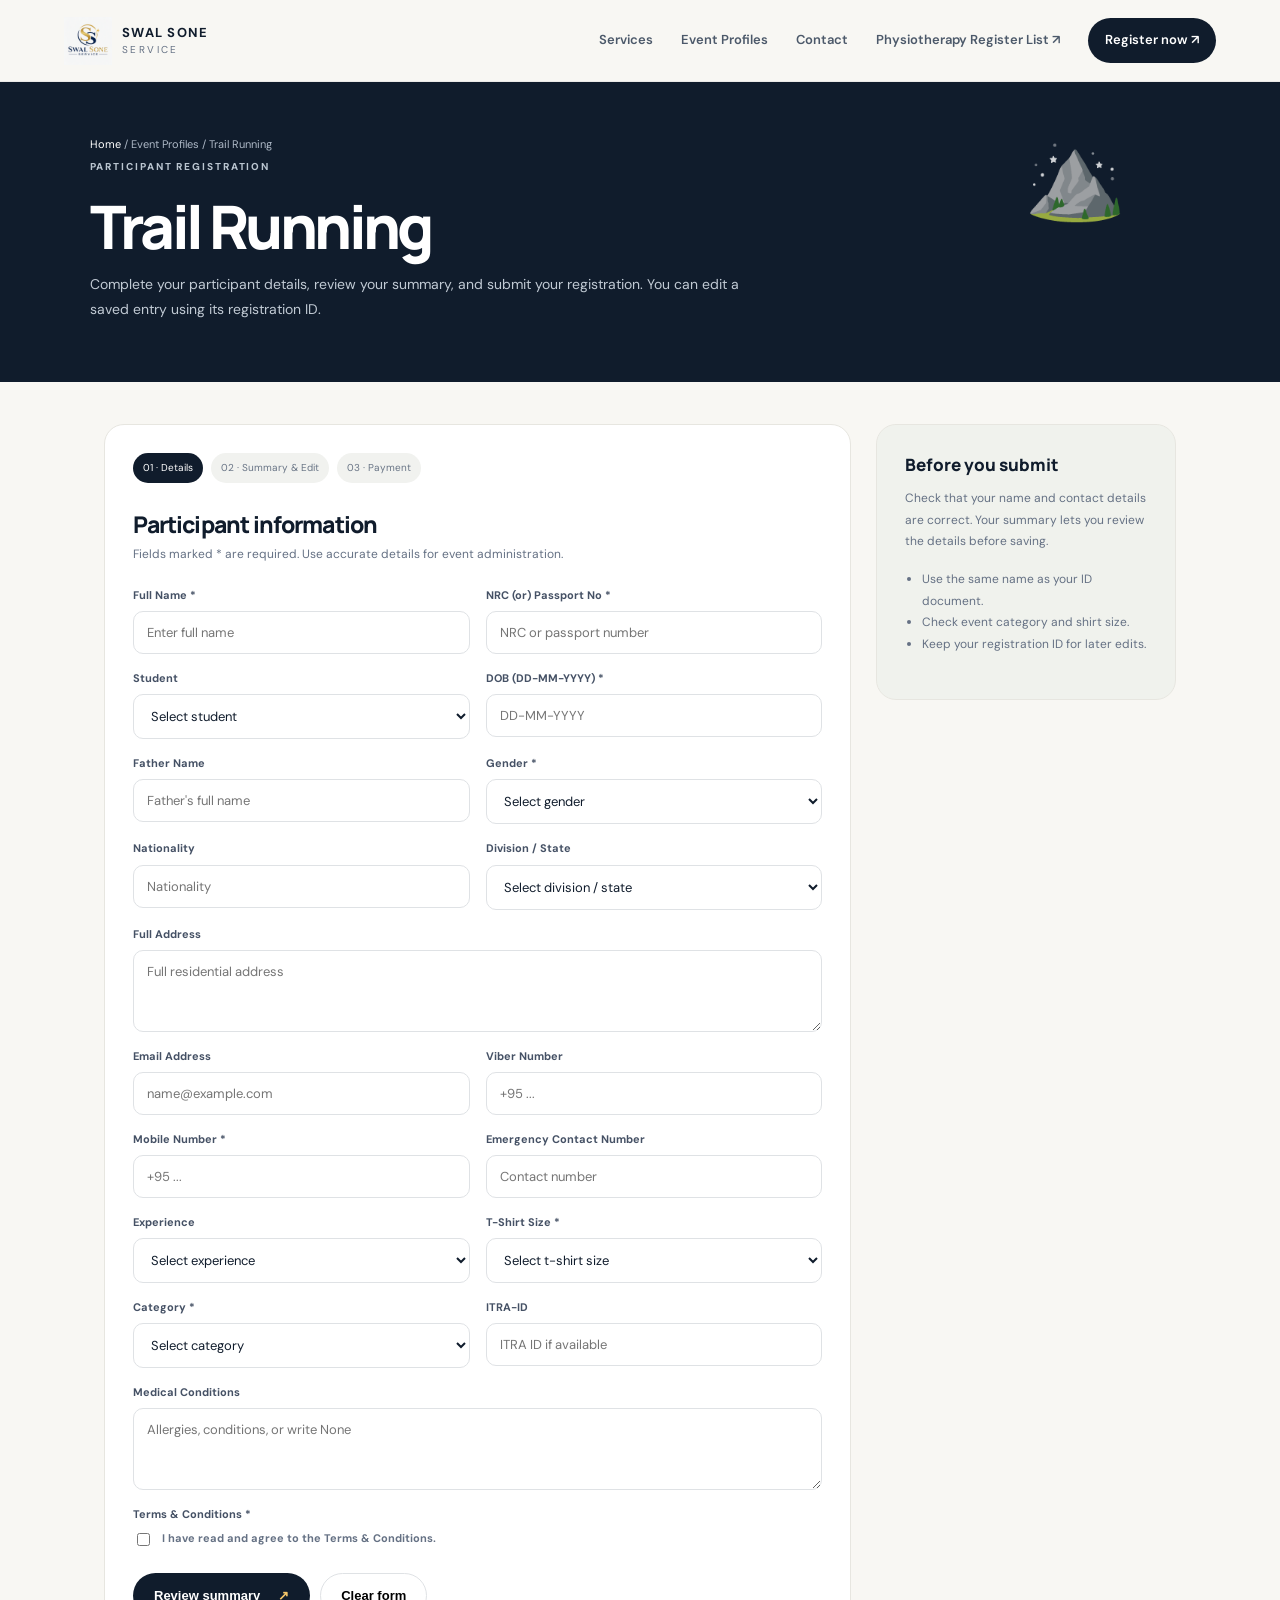
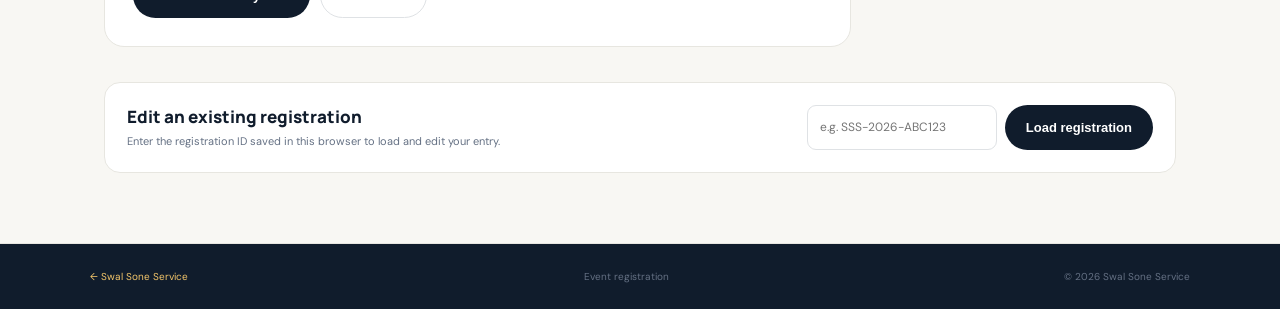
<file: trail-run.html>
<!doctype html>
<html lang="en">
<head><meta charset="utf-8"><meta name="viewport" content="width=device-width, initial-scale=1"><meta name="theme-color" content="#101c2c"><title>Trail Running | Swal Sone Service</title><link rel="stylesheet" href="styles.css"></head>
<body data-event="trail-run" data-event-name="Trail Running">
<header class="site-header"><a class="brand" href="index.html"><img class="site-logo" src="assets/swal-sone-logo.png" alt="Swal Sone Service Logo"><span><b>SWAL SONE</b><small>SERVICE</small></span></a><button class="menu-toggle" id="menuToggle" aria-label="Open navigation">☰</button><nav id="mainNav"><a href="index.html#services">Services</a><a href="index.html#events">Event Profiles</a><a href="index.html#contact">Contact</a><a href="https://swalsoneservice-bit.github.io/Physiotherapy-Register-List/" target="_blank" rel="noopener noreferrer">Physiotherapy Register List ↗</a><a class="nav-cta" href="#formSection">Register now ↗</a></nav></header>
<section class="subpage-hero"><div class="hero-mini-art">⛰️</div><div class="crumbs"><a href="index.html">Home</a> / Event Profiles / Trail Running</div><span class="eyebrow">PARTICIPANT REGISTRATION</span><h1>Trail Running</h1><p>Complete your participant details, review your summary, and submit your registration. You can edit a saved entry using its registration ID.</p></section>
<div class="registration-wrap">
<section class="form-panel" id="formSection">
<div class="stepper"><span class="active">01 · Details</span><span>02 · Summary & Edit</span><span>03 · Payment</span></div>
<h2>Participant information</h2><p class="hint">Fields marked * are required. Use accurate details for event administration.</p>
<div id="formStatus" class="status-message hidden" role="status"></div>
<form id="registrationForm" novalidate><input type="hidden" name="recordId" id="recordId"><div class="form-grid"><div class="field"><label for="fullName">Full Name *</label><input id="fullName" name="fullName" type="text" placeholder="Enter full name" required></div><div class="field"><label for="identity">NRC (or) Passport No *</label><input id="identity" name="identity" type="text" placeholder="NRC or passport number" required></div><div class="field"><label for="student">Student</label><select id="student" name="student" ><option value="">Select student</option><option value="Yes">Yes</option><option value="No">No</option></select></div><div class="field"><label for="dob">DOB (DD-MM-YYYY) *</label><input id="dob" name="dob" type="text" placeholder="DD-MM-YYYY" required></div><div class="field"><label for="fatherName">Father Name</label><input id="fatherName" name="fatherName" type="text" placeholder="Father's full name" ></div><div class="field"><label for="gender">Gender *</label><select id="gender" name="gender" required><option value="">Select gender</option><option value="Male">Male</option><option value="Female">Female</option><option value="Other">Other</option><option value="Prefer not to say">Prefer not to say</option></select></div><div class="field"><label for="nationality">Nationality</label><input id="nationality" name="nationality" type="text" placeholder="Nationality" ></div><div class="field"><label for="division">Division / State</label><select id="division" name="division" ><option value="">Select division / state</option><option value="Ayeyarwady">Ayeyarwady</option><option value="Bago">Bago</option><option value="Chin">Chin</option><option value="Kachin">Kachin</option><option value="Kayah">Kayah</option><option value="Kayin">Kayin</option><option value="Magway">Magway</option><option value="Mandalay">Mandalay</option><option value="Mon">Mon</option><option value="Naypyidaw">Naypyidaw</option><option value="Rakhine">Rakhine</option><option value="Sagaing">Sagaing</option><option value="Shan">Shan</option><option value="Tanintharyi">Tanintharyi</option><option value="Yangon">Yangon</option><option value="Other">Other</option></select></div><div class="field full"><label for="address">Full Address</label><textarea id="address" name="address" placeholder="Full residential address" ></textarea></div><div class="field"><label for="email">Email Address</label><input id="email" name="email" type="email" placeholder="name@example.com" ></div><div class="field"><label for="viber">Viber Number</label><input id="viber" name="viber" type="tel" placeholder="+95 ..." ></div><div class="field"><label for="mobile">Mobile Number *</label><input id="mobile" name="mobile" type="tel" placeholder="+95 ..." required></div><div class="field"><label for="emergency">Emergency Contact Number</label><input id="emergency" name="emergency" type="tel" placeholder="Contact number" ></div><div class="field"><label for="experience">Experience</label><select id="experience" name="experience" ><option value="">Select experience</option><option value="First event">First event</option><option value="Beginner">Beginner</option><option value="Intermediate">Intermediate</option><option value="Experienced">Experienced</option><option value="Elite">Elite</option></select></div><div class="field"><label for="tshirt">T-Shirt Size *</label><select id="tshirt" name="tshirt" required><option value="">Select t-shirt size</option><option value="XS">XS</option><option value="S">S</option><option value="M">M</option><option value="L">L</option><option value="XL">XL</option><option value="2XL">2XL</option><option value="3XL">3XL</option></select></div><div class="field"><label for="category">Category *</label><select id="category" name="category" required><option value="">Select category</option><option value="5 KM">5 KM</option><option value="10 KM">10 KM</option><option value="21 KM / Half Marathon">21 KM / Half Marathon</option><option value="42 KM / Full Marathon">42 KM / Full Marathon</option><option value="Age Group">Age Group</option><option value="Open">Open</option><option value="Other">Other</option></select></div><div class="field"><label for="itraId">ITRA-ID</label><input id="itraId" name="itraId" type="text" placeholder="ITRA ID if available" ></div><div class="field full"><label for="medical">Medical Conditions</label><textarea id="medical" name="medical" placeholder="Allergies, conditions, or write None" ></textarea></div><div class="field full"><label for="terms">Terms & Conditions *</label><label class="checkline"><input id="terms" name="terms" type="checkbox" required> I have read and agree to the Terms & Conditions.</label></div></div><div class="form-actions"><button class="btn btn-primary" type="submit">Review summary <span>↗</span></button><button class="btn btn-outline" type="reset">Clear form</button></div></form>
</section>
<aside class="side-panel"><h3>Before you submit</h3><p>Check that your name and contact details are correct. Your summary lets you review the details before saving.</p><ul><li>Use the same name as your ID document.</li><li>Check event category and shirt size.</li><li>Keep your registration ID for later edits.</li></ul></aside>
<section class="form-panel hidden" id="summarySection"><div class="stepper"><span>01 · Details</span><span class="active">02 · Summary & Edit</span><span>03 · Payment</span></div><h2>Review your details</h2><p class="hint">Found something wrong? Choose Edit Info before confirming.</p><div class="summary-list" id="summaryGrid"></div><div class="form-actions"><button class="btn btn-outline" type="button" id="editInfo">← Edit info</button><button class="btn btn-primary" type="button" id="confirmSubmit">Confirm & save ↗</button><button class="btn btn-outline" type="button" id="cancelSummary">Back</button></div><div class="notice">Payment integration is not connected yet. </div></section>
</div>
<section class="registration-lookup"><div class="lookup-box"><div><h3>Edit an existing registration</h3><p>Enter the registration ID saved in this browser to load and edit your entry.</p></div><div class="lookup-controls"><input id="lookupId" placeholder="e.g. SSS-2026-ABC123" aria-label="Registration ID"><button class="btn btn-primary" id="loadRecord" type="button">Load registration</button></div></div><div id="savedPanel" class="lookup-box hidden" style="margin-top:14px"><div><h3>Registration saved</h3><p>Your registration ID: <b id="savedId"></b></p></div><button class="btn btn-outline" id="newRegistration" type="button">New registration</button></div></section>
<footer class="site-footer-mini"><a href="index.html">← Swal Sone Service</a><span>Event registration</span><span>© <span id="year"></span> Swal Sone Service</span></footer>
<script src="app.js"></script><script src="config.js"></script>
<script src="register.js"></script></body></html>
</file>
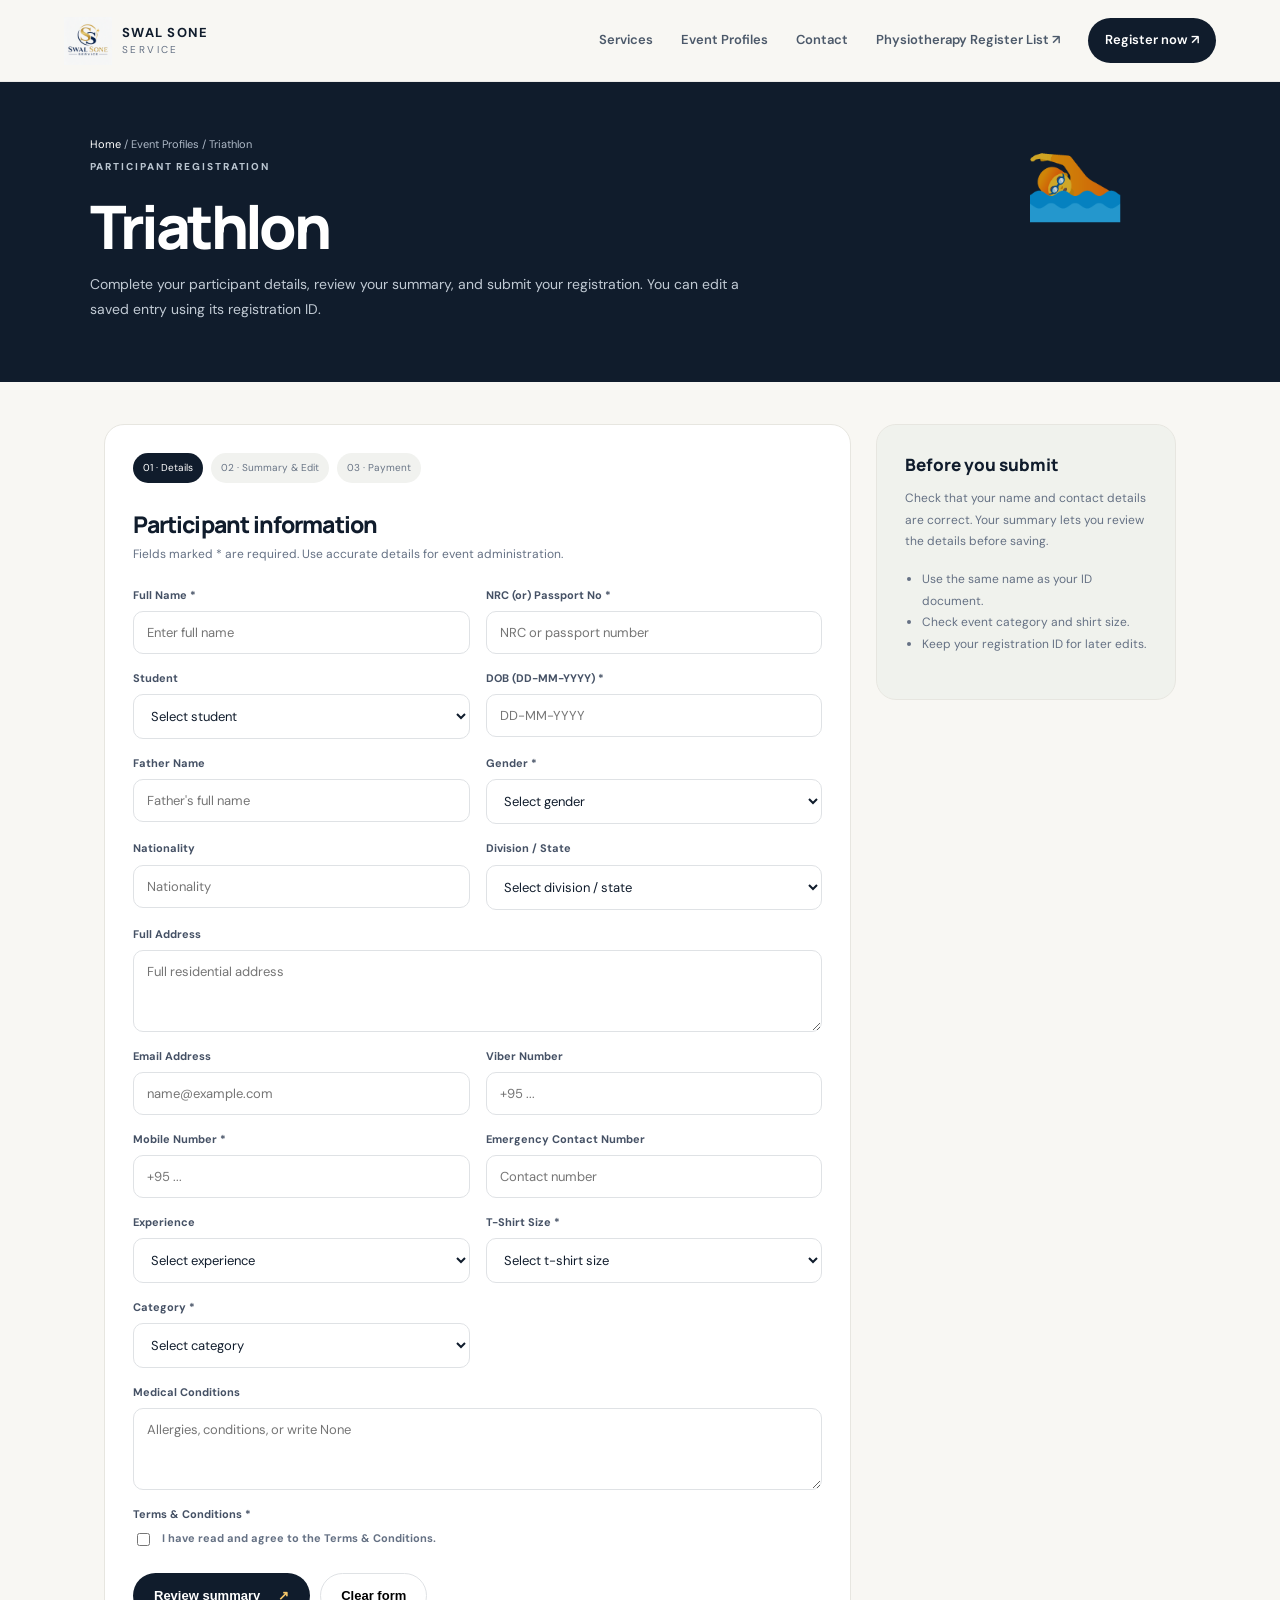
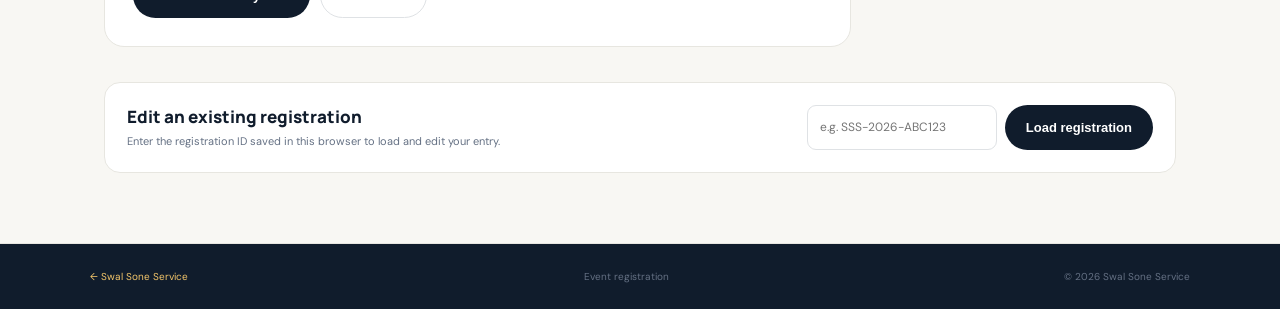
<file: triathlon.html>
<!doctype html>
<html lang="en">
<head><meta charset="utf-8"><meta name="viewport" content="width=device-width, initial-scale=1"><meta name="theme-color" content="#101c2c"><title>Triathlon | Swal Sone Service</title><link rel="stylesheet" href="styles.css"></head>
<body data-event="triathlon" data-event-name="Triathlon">
<header class="site-header"><a class="brand" href="index.html"><img class="site-logo" src="assets/swal-sone-logo.png" alt="Swal Sone Service Logo"><span><b>SWAL SONE</b><small>SERVICE</small></span></a><button class="menu-toggle" id="menuToggle" aria-label="Open navigation">☰</button><nav id="mainNav"><a href="index.html#services">Services</a><a href="index.html#events">Event Profiles</a><a href="index.html#contact">Contact</a><a href="https://swalsoneservice-bit.github.io/Physiotherapy-Register-List/" target="_blank" rel="noopener noreferrer">Physiotherapy Register List ↗</a><a class="nav-cta" href="#formSection">Register now ↗</a></nav></header>
<section class="subpage-hero"><div class="hero-mini-art">🏊</div><div class="crumbs"><a href="index.html">Home</a> / Event Profiles / Triathlon</div><span class="eyebrow">PARTICIPANT REGISTRATION</span><h1>Triathlon</h1><p>Complete your participant details, review your summary, and submit your registration. You can edit a saved entry using its registration ID.</p></section>
<div class="registration-wrap">
<section class="form-panel" id="formSection">
<div class="stepper"><span class="active">01 · Details</span><span>02 · Summary & Edit</span><span>03 · Payment</span></div>
<h2>Participant information</h2><p class="hint">Fields marked * are required. Use accurate details for event administration.</p>
<div id="formStatus" class="status-message hidden" role="status"></div>
<form id="registrationForm" novalidate><input type="hidden" name="recordId" id="recordId"><div class="form-grid"><div class="field"><label for="fullName">Full Name *</label><input id="fullName" name="fullName" type="text" placeholder="Enter full name" required></div><div class="field"><label for="identity">NRC (or) Passport No *</label><input id="identity" name="identity" type="text" placeholder="NRC or passport number" required></div><div class="field"><label for="student">Student</label><select id="student" name="student" ><option value="">Select student</option><option value="Yes">Yes</option><option value="No">No</option></select></div><div class="field"><label for="dob">DOB (DD-MM-YYYY) *</label><input id="dob" name="dob" type="text" placeholder="DD-MM-YYYY" required></div><div class="field"><label for="fatherName">Father Name</label><input id="fatherName" name="fatherName" type="text" placeholder="Father's full name" ></div><div class="field"><label for="gender">Gender *</label><select id="gender" name="gender" required><option value="">Select gender</option><option value="Male">Male</option><option value="Female">Female</option><option value="Other">Other</option><option value="Prefer not to say">Prefer not to say</option></select></div><div class="field"><label for="nationality">Nationality</label><input id="nationality" name="nationality" type="text" placeholder="Nationality" ></div><div class="field"><label for="division">Division / State</label><select id="division" name="division" ><option value="">Select division / state</option><option value="Ayeyarwady">Ayeyarwady</option><option value="Bago">Bago</option><option value="Chin">Chin</option><option value="Kachin">Kachin</option><option value="Kayah">Kayah</option><option value="Kayin">Kayin</option><option value="Magway">Magway</option><option value="Mandalay">Mandalay</option><option value="Mon">Mon</option><option value="Naypyidaw">Naypyidaw</option><option value="Rakhine">Rakhine</option><option value="Sagaing">Sagaing</option><option value="Shan">Shan</option><option value="Tanintharyi">Tanintharyi</option><option value="Yangon">Yangon</option><option value="Other">Other</option></select></div><div class="field full"><label for="address">Full Address</label><textarea id="address" name="address" placeholder="Full residential address" ></textarea></div><div class="field"><label for="email">Email Address</label><input id="email" name="email" type="email" placeholder="name@example.com" ></div><div class="field"><label for="viber">Viber Number</label><input id="viber" name="viber" type="tel" placeholder="+95 ..." ></div><div class="field"><label for="mobile">Mobile Number *</label><input id="mobile" name="mobile" type="tel" placeholder="+95 ..." required></div><div class="field"><label for="emergency">Emergency Contact Number</label><input id="emergency" name="emergency" type="tel" placeholder="Contact number" ></div><div class="field"><label for="experience">Experience</label><select id="experience" name="experience" ><option value="">Select experience</option><option value="First event">First event</option><option value="Beginner">Beginner</option><option value="Intermediate">Intermediate</option><option value="Experienced">Experienced</option><option value="Elite">Elite</option></select></div><div class="field"><label for="tshirt">T-Shirt Size *</label><select id="tshirt" name="tshirt" required><option value="">Select t-shirt size</option><option value="XS">XS</option><option value="S">S</option><option value="M">M</option><option value="L">L</option><option value="XL">XL</option><option value="2XL">2XL</option><option value="3XL">3XL</option></select></div><div class="field"><label for="category">Category *</label><select id="category" name="category" required><option value="">Select category</option><option value="5 KM">5 KM</option><option value="10 KM">10 KM</option><option value="21 KM / Half Marathon">21 KM / Half Marathon</option><option value="42 KM / Full Marathon">42 KM / Full Marathon</option><option value="Age Group">Age Group</option><option value="Open">Open</option><option value="Other">Other</option></select></div><div class="field full"><label for="medical">Medical Conditions</label><textarea id="medical" name="medical" placeholder="Allergies, conditions, or write None" ></textarea></div><div class="field full"><label for="terms">Terms & Conditions *</label><label class="checkline"><input id="terms" name="terms" type="checkbox" required> I have read and agree to the Terms & Conditions.</label></div></div><div class="form-actions"><button class="btn btn-primary" type="submit">Review summary <span>↗</span></button><button class="btn btn-outline" type="reset">Clear form</button></div></form>
</section>
<aside class="side-panel"><h3>Before you submit</h3><p>Check that your name and contact details are correct. Your summary lets you review the details before saving.</p><ul><li>Use the same name as your ID document.</li><li>Check event category and shirt size.</li><li>Keep your registration ID for later edits.</li></ul></aside>
<section class="form-panel hidden" id="summarySection"><div class="stepper"><span>01 · Details</span><span class="active">02 · Summary & Edit</span><span>03 · Payment</span></div><h2>Review your details</h2><p class="hint">Found something wrong? Choose Edit Info before confirming.</p><div class="summary-list" id="summaryGrid"></div><div class="form-actions"><button class="btn btn-outline" type="button" id="editInfo">← Edit info</button><button class="btn btn-primary" type="button" id="confirmSubmit">Confirm & save ↗</button><button class="btn btn-outline" type="button" id="cancelSummary">Back</button></div><div class="notice">Payment integration is not connected yet. </div></section>
</div>
<section class="registration-lookup"><div class="lookup-box"><div><h3>Edit an existing registration</h3><p>Enter the registration ID saved in this browser to load and edit your entry.</p></div><div class="lookup-controls"><input id="lookupId" placeholder="e.g. SSS-2026-ABC123" aria-label="Registration ID"><button class="btn btn-primary" id="loadRecord" type="button">Load registration</button></div></div><div id="savedPanel" class="lookup-box hidden" style="margin-top:14px"><div><h3>Registration saved</h3><p>Your registration ID: <b id="savedId"></b></p></div><button class="btn btn-outline" id="newRegistration" type="button">New registration</button></div></section>
<footer class="site-footer-mini"><a href="index.html">← Swal Sone Service</a><span>Event registration</span><span>© <span id="year"></span> Swal Sone Service</span></footer>
<script src="app.js"></script><script src="config.js"></script>
<script src="register.js"></script></body></html>
</file>
<file: styles.css>
@import url('https://fonts.googleapis.com/css2?family=DM+Sans:wght@400;500;600;700&family=Manrope:wght@400;500;600;700;800&display=swap');
:root{--ink:#101c2c;--muted:#657184;--paper:#f8f7f3;--white:#fff;--orange:#e76d4e;--yellow:#f4c66a;--line:#e7e6e0;--navy:#14263b;--radius:20px}
*{box-sizing:border-box}html{scroll-behavior:smooth;scroll-padding-top:90px}body{margin:0;background:var(--paper);color:var(--ink);font-family:"DM Sans",sans-serif;line-height:1.55}a{color:inherit;text-decoration:none}.site-header{height:82px;display:flex;align-items:center;justify-content:space-between;padding:0 max(5vw,24px);background:rgba(248,247,243,.94);position:sticky;top:0;z-index:20;border-bottom:1px solid rgba(16,28,44,.06);backdrop-filter:blur(14px)}.brand{display:flex;align-items:center;gap:10px;letter-spacing:.08em}.site-logo{height:48px;width:48px;object-fit:contain;display:block;flex:0 0 auto}.brand b,.brand small{display:block;line-height:1.2}.brand b{font-size:13px}.brand small{font-size:10px;letter-spacing:.24em;color:var(--muted);margin-top:4px}nav{display:flex;align-items:center;gap:28px;font-size:13px;font-weight:600}nav a:not(.nav-cta){color:#4c596a}nav a:hover{color:var(--orange)}.nav-cta{background:var(--ink);color:white;padding:12px 17px;border-radius:999px}.menu-toggle{display:none;border:0;background:none;font-size:24px}.hero{padding:70px max(7vw,24px) 60px;display:grid;grid-template-columns:1fr 1fr;gap:5vw;align-items:center;max-width:1500px;margin:auto;min-height:570px}.eyebrow{font-size:10px;letter-spacing:.19em;font-weight:800;color:#7c8795;display:inline-flex;align-items:center;gap:9px}.live-dot{height:7px;width:7px;border-radius:50%;background:#54a78d;box-shadow:0 0 0 4px #dfeee6}.hero h1{font-family:Manrope,sans-serif;font-size:clamp(48px,5.6vw,78px);letter-spacing:-.065em;line-height:1.02;margin:24px 0 22px;font-weight:800}.hero h1 em{color:var(--orange);font-style:normal}.hero-lede{max-width:490px;color:var(--muted);font-size:16px;line-height:1.8}.hero-actions{display:flex;gap:12px;align-items:center;flex-wrap:wrap;margin-top:30px}.btn{display:inline-flex;align-items:center;justify-content:center;gap:18px;padding:14px 20px;border-radius:999px;font-size:13px;font-weight:700;border:1px solid transparent;transition:transform .2s,background .2s}.btn:hover{transform:translateY(-2px)}.btn-primary{background:var(--ink);color:#fff}.btn-primary span{color:var(--yellow)}.btn-quiet{border-color:#dddcd5;color:#3e4a5a}.hero-stats{display:flex;gap:35px;margin-top:44px;padding-top:23px;border-top:1px solid var(--line);max-width:470px}.hero-stats div{display:flex;flex-direction:column}.hero-stats b{font:800 22px Manrope}.hero-stats span{font-size:11px;color:var(--muted);margin-top:3px}.hero-art{position:relative;min-height:420px;border-radius:28px;overflow:hidden;background:#e5ebe5;background-image:radial-gradient(circle at 78% 20%,#f5d99c 0 8%,transparent 8.5%),linear-gradient(145deg,#e9eee7,#cad9d0 55%,#a9c1b6)}.hero-art:before{content:"";position:absolute;inset:0;background:linear-gradient(110deg,transparent 50%,rgba(255,255,255,.18))}.sun{position:absolute;width:170px;height:170px;border-radius:50%;background:#f4c66a;top:38px;right:62px;opacity:.8}.track{position:absolute;width:150%;height:140px;border:2px solid rgba(255,255,255,.65);border-radius:50%;transform:rotate(-19deg);left:-24%;bottom:25px}.track-two{bottom:4px}.runner-art{position:absolute;inset:0;width:100%;height:100%;filter:drop-shadow(0 8px 8px rgba(16,28,44,.12))}.bib{position:absolute;z-index:2;background:#fff;color:var(--ink);font-size:11px;font-weight:800;padding:5px 8px;box-shadow:0 3px 10px #12223522;transform:rotate(-8deg)}.bib-one{left:47%;top:43%}.bib-two{left:70%;top:51%;transform:rotate(7deg)}.art-label{position:absolute;bottom:18px;left:18px;right:18px;display:flex;align-items:center;gap:12px;padding:13px 16px;border:1px solid #ffffffa6;background:#ffffffd9;border-radius:15px;backdrop-filter:blur(12px)}.label-icon{height:32px;width:32px;background:var(--orange);color:white;border-radius:10px;display:grid;place-items:center}.art-label b,.art-label small{display:block}.art-label b{font-size:12px}.art-label small{font-size:10px;color:var(--muted);margin-top:2px}.trust-strip{background:var(--ink);color:#d6dce2;padding:17px 7vw;display:flex;justify-content:space-between;align-items:center;gap:15px;font-size:9px;letter-spacing:.16em;font-weight:700}.trust-strip i{height:4px;width:4px;border-radius:50%;background:var(--orange)}.section{padding:95px max(7vw,24px);max-width:1500px;margin:auto}.section-heading{display:flex;justify-content:space-between;align-items:end;gap:25px;margin-bottom:35px}.section-heading h2,.process-inner h2,.contact-panel h2{font:800 clamp(32px,4vw,49px)/1.12 Manrope;letter-spacing:-.05em;margin:13px 0 0}.section-heading>p{max-width:340px;color:var(--muted);font-size:13px;margin:0 0 5px;line-height:1.8}.service-grid{display:grid;grid-template-columns:repeat(4,1fr);gap:15px}.service-card{background:white;border:1px solid #efeee9;border-radius:var(--radius);padding:24px 21px 22px;min-height:275px;display:flex;flex-direction:column;align-items:flex-start;transition:transform .2s,box-shadow .2s}.service-card:hover,.event-card:hover{transform:translateY(-4px);box-shadow:0 16px 40px #14263b0d}.service-icon{height:43px;width:43px;border-radius:13px;display:grid;place-items:center;font-size:22px;margin-bottom:24px}.orange{background:#ffede5;color:#d65e40}.blue{background:#e4f1f5;color:#397e93}.purple{background:#eee9ff;color:#7664ca}.green{background:#e4f2e9;color:#468564}.card-kicker{font-size:9px;letter-spacing:.15em;color:#8a94a1;font-weight:800}.service-card h3{font:750 19px Manrope;letter-spacing:-.035em;margin:10px 0}.service-card p{font-size:12px;color:var(--muted);line-height:1.8;margin:0 0 22px}.service-card>a{margin-top:auto;font-size:11px;font-weight:800;color:var(--orange);display:flex;gap:10px}.events-section{padding-top:55px}.event-grid{display:grid;grid-template-columns:repeat(3,1fr);gap:17px}.event-card{border-radius:var(--radius);overflow:hidden;background:#fff;border:1px solid #eeede8;transition:transform .2s,box-shadow .2s}.event-art{height:165px;position:relative;display:grid;place-items:center;overflow:hidden;background:#dce8e3}.event-art svg{width:100%;height:100%;max-width:250px;position:relative;z-index:1}.art-number{position:absolute;left:17px;top:14px;font-size:10px;font-weight:800;letter-spacing:.12em;color:#fff;opacity:.8}.marathon .event-art{background:#304d47}.funrun .event-art{background:#ed9a75}.triathlon .event-art{background:#416f85}.duathlon .event-art{background:#9a8bcb}.trail .event-art{background:#486f61}.music .event-art{background:#302e54}.event-info{padding:20px 21px 18px}.event-info>span{font-size:9px;letter-spacing:.17em;color:#8b95a1;font-weight:800}.event-info h3{font:800 20px Manrope;letter-spacing:-.04em;margin:7px 0}.event-info p{font-size:12px;color:var(--muted);min-height:40px;margin:0 0 18px;line-height:1.7}.event-link{border-top:1px solid var(--line);padding-top:14px;display:flex;justify-content:space-between;font-size:11px;font-weight:800}.event-link b{color:var(--orange);font-size:16px}.process-section{background:#e9eee9}.process-inner{display:grid;grid-template-columns:.85fr 1.15fr;gap:10vw;align-items:center}.process-inner h2{font-size:clamp(38px,4.5vw,55px)}.process-lede{font-size:13px;color:var(--muted);line-height:1.8;max-width:340px;margin:20px 0 25px}.steps article{display:flex;gap:22px;padding:24px 0;border-bottom:1px solid #d3ddd5}.steps article:first-child{padding-top:0}.steps article>span{font:800 13px Manrope;color:var(--orange);padding-top:3px}.steps h3{font:750 17px Manrope;margin:0 0 7px}.steps p{margin:0;color:var(--muted);font-size:12px;line-height:1.8}.contact-section{padding-top:80px;padding-bottom:80px}.contact-panel{background:var(--ink);color:white;border-radius:28px;padding:clamp(28px,5vw,60px);display:grid;grid-template-columns:1fr .8fr;gap:7vw;align-items:center}.contact-panel .eyebrow{color:#aeb9c7}.contact-panel h2{font-size:clamp(35px,4.5vw,55px)}.contact-panel p{max-width:450px;color:#b9c3cf;font-size:13px;line-height:1.9;margin:20px 0 0}.contact-links a{display:flex;flex-direction:column;gap:5px;padding:17px 0;border-bottom:1px solid #ffffff26}.contact-links a span{font-size:10px;color:#aeb9c7;letter-spacing:.1em}.contact-links a b{font-size:14px}.contact-links small{display:block;color:#aeb9c7;font-size:10px;margin-top:15px}footer{padding:25px max(7vw,24px);display:flex;align-items:center;justify-content:space-between;gap:20px;border-top:1px solid var(--line)}footer p,footer>span{font-size:10px;color:var(--muted)}.footer-brand .brand-mark{background:var(--orange)}
/* Registration pages */
.subpage-hero{background:var(--ink);color:white;padding:54px max(7vw,24px) 46px}.subpage-hero .eyebrow{color:#bac5d0}.subpage-hero h1{font:800 clamp(38px,5vw,60px)/1.05 Manrope;letter-spacing:-.06em;margin:17px 0 12px}.subpage-hero p{max-width:650px;color:#c1cad4;font-size:14px;line-height:1.8}.subpage-hero .hero-mini-art{float:right;font-size:82px;line-height:1;opacity:.8;margin:0 5vw 0 20px}.crumbs{font-size:11px;color:#aeb9c7}.crumbs a{color:#fff}.registration-wrap{max-width:1120px;margin:0 auto;padding:42px 24px 80px;display:grid;grid-template-columns:1fr 300px;gap:25px;align-items:start}.form-panel,.side-panel{background:#fff;border:1px solid var(--line);border-radius:20px;padding:28px}.form-panel h2{font:800 23px Manrope;letter-spacing:-.04em;margin:0 0 5px}.form-panel .hint{font-size:12px;color:var(--muted);margin:0 0 24px}.form-grid{display:grid;grid-template-columns:1fr 1fr;gap:16px}.field{display:flex;flex-direction:column;gap:7px}.field.full{grid-column:1/-1}.field label{font-size:11px;font-weight:700;color:#455165}.field input,.field select,.field textarea{width:100%;font:13px "DM Sans",sans-serif;padding:12px 13px;border:1px solid #dfe2e5;border-radius:10px;background:#fff;color:var(--ink);outline:none}.field input:focus,.field select:focus,.field textarea:focus{border-color:#7a9f91;box-shadow:0 0 0 3px #7a9f911c}.field textarea{min-height:82px;resize:vertical}.field .checkline{display:flex;gap:9px;align-items:flex-start;font-size:11px;color:var(--muted);line-height:1.6}.field .checkline input{width:auto;margin-top:3px}.form-actions{display:flex;gap:10px;flex-wrap:wrap;margin-top:24px}.form-actions .btn{cursor:pointer}.btn-outline{background:#fff;border-color:#dfe2e5}.side-panel{position:sticky;top:100px;background:#f0f2ed}.side-panel h3{font:800 17px Manrope;margin:0 0 12px}.side-panel p,.side-panel li{font-size:12px;color:var(--muted);line-height:1.8}.side-panel ul{padding-left:17px}.notice{padding:12px;border-radius:10px;background:#fff7e6;color:#8b692c;font-size:11px;line-height:1.6;margin-top:18px}.stepper{display:flex;gap:8px;margin:0 0 25px}.stepper span{font-size:10px;padding:7px 10px;border-radius:99px;background:#f1f2ef;color:#687485}.stepper span.active{background:var(--ink);color:white}.hidden{display:none!important}.summary-list{display:grid;grid-template-columns:1fr 1fr;gap:10px}.summary-item{padding:12px;background:#f7f8f5;border-radius:10px;min-width:0}.summary-item small{display:block;color:#7b8794;font-size:10px;margin-bottom:4px}.summary-item b{font-size:12px;overflow-wrap:anywhere}.registration-lookup{max-width:1120px;margin:-45px auto 70px;padding:0 24px}.lookup-box{padding:22px;border:1px solid var(--line);background:#fff;border-radius:16px;display:flex;align-items:center;justify-content:space-between;gap:20px;flex-wrap:wrap}.lookup-box h3{font:800 17px Manrope;margin:0 0 5px}.lookup-box p{font-size:11px;color:var(--muted);margin:0}.lookup-controls{display:flex;gap:8px;flex-wrap:wrap}.lookup-controls input{padding:11px 12px;border:1px solid #dfe2e5;border-radius:9px;font:12px "DM Sans";min-width:190px}.table-wrap{overflow:auto;margin-top:20px}.admin-table{width:100%;border-collapse:collapse;background:white;font-size:11px}.admin-table th,.admin-table td{text-align:left;padding:12px;border-bottom:1px solid var(--line);white-space:nowrap}.admin-table th{background:#f5f6f3;color:#6c7886}.admin-table button{border:0;background:#edf1ed;padding:7px 10px;border-radius:7px;cursor:pointer;font-weight:700;font-size:10px}.admin-actions{display:flex;gap:10px;flex-wrap:wrap;margin-top:15px}.site-footer-mini{background:var(--ink);color:white;padding:25px max(7vw,24px);display:flex;justify-content:space-between;gap:15px;flex-wrap:wrap;font-size:10px}.site-footer-mini a{color:#f4c66a}.status-message{padding:12px;border-radius:10px;background:#e6f4e9;color:#326b49;font-size:12px;margin-bottom:16px}.status-error{background:#ffefea;color:#a5422c}
@media(max-width:950px){nav{gap:14px}.nav-cta{padding:10px 12px}.service-grid{grid-template-columns:repeat(2,1fr)}.registration-wrap{grid-template-columns:1fr}.side-panel{position:static}.hero{gap:25px}.hero-art{min-height:370px}.trust-strip{flex-wrap:wrap;justify-content:center}.trust-strip span{margin:0 5px}}
@media(max-width:680px){.site-header{height:70px}.menu-toggle{display:block}nav{display:none;position:absolute;left:0;right:0;top:69px;padding:20px 24px;background:var(--paper);border-bottom:1px solid var(--line);flex-direction:column;align-items:stretch;gap:18px}nav.open{display:flex}.nav-cta{text-align:center}.hero{grid-template-columns:1fr;padding-top:48px;min-height:unset}.hero h1{font-size:52px}.hero-art{min-height:320px}.hero-stats{gap:22px}.trust-strip{font-size:8px;gap:8px}.trust-strip i{display:none}.section{padding-top:65px;padding-bottom:65px}.section-heading{display:block}.section-heading>p{margin-top:15px}.service-grid{grid-template-columns:1fr}.service-card{min-height:unset}.event-grid{grid-template-columns:1fr}.event-art{height:180px}.process-inner{grid-template-columns:1fr;gap:40px}.contact-panel{grid-template-columns:1fr;gap:30px}footer{flex-wrap:wrap}footer p{order:3;width:100%}.subpage-hero .hero-mini-art{font-size:52px;margin-right:0}.registration-wrap{padding:25px 14px 55px}.form-panel,.side-panel{padding:20px}.form-grid{grid-template-columns:1fr}.field.full{grid-column:auto}.summary-list{grid-template-columns:1fr}.registration-lookup{padding:0 14px}.lookup-controls{width:100%}.lookup-controls input{flex:1;min-width:120px}}

/* Added feature artwork and dedicated service profile */
.finance-feature{display:grid;grid-template-columns:1.1fr .9fr;gap:6vw;align-items:center;padding-top:45px}
.finance-feature-image{border-radius:22px;overflow:hidden;background:#e6efec;border:1px solid var(--line);box-shadow:0 18px 45px #14263b12}
.finance-feature-image img{display:block;width:100%;height:auto}
.finance-feature-copy h2{font:800 clamp(34px,4vw,48px)/1.12 Manrope;letter-spacing:-.05em;margin:14px 0}
.finance-feature-copy h2 em{font-style:normal;color:#168b7c}
.finance-feature-copy p{color:var(--muted);font-size:13px;line-height:1.9;margin-bottom:25px}
.profile-artwork{display:block;width:100%;border-radius:16px;border:1px solid var(--line);margin:0 0 24px}
.finance-service-grid{display:grid;grid-template-columns:repeat(3,1fr);gap:14px;margin-top:25px}
.finance-service-grid article{background:white;border:1px solid var(--line);border-radius:14px;padding:20px}
.finance-service-grid h3{font:750 15px Manrope;margin:9px 0}
.finance-service-grid p{font-size:12px;color:var(--muted);line-height:1.8;margin:0}
@media(max-width:680px){.finance-feature{grid-template-columns:1fr;padding-top:20px}.finance-service-grid{grid-template-columns:1fr}}

/* Swal Sone Service official logo */
@media(max-width:520px){.site-logo{height:40px;width:40px}.brand{gap:8px}}

.capacity-warning{display:block!important;padding:14px 16px!important;border:1px solid #e3a33b;border-radius:10px;background:#fff2d8!important;color:#8b3d16!important;font-weight:700;font-size:13px!important;line-height:1.6;margin:0 0 18px!important}.form-actions .btn:disabled{opacity:.55;cursor:not-allowed}
.capacity-near{display:block!important;padding:14px 16px!important;border:1px solid #f0c36d;border-radius:10px;background:#fff8e7!important;color:#805500!important;font-weight:700;font-size:13px!important;line-height:1.6;margin:0 0 18px!important}
@media(max-width:640px){.form-actions{display:flex;flex-direction:column;gap:10px}.form-actions .btn{width:100%;box-sizing:border-box}.site-logo{max-width:52px;max-height:52px}}
</file>
